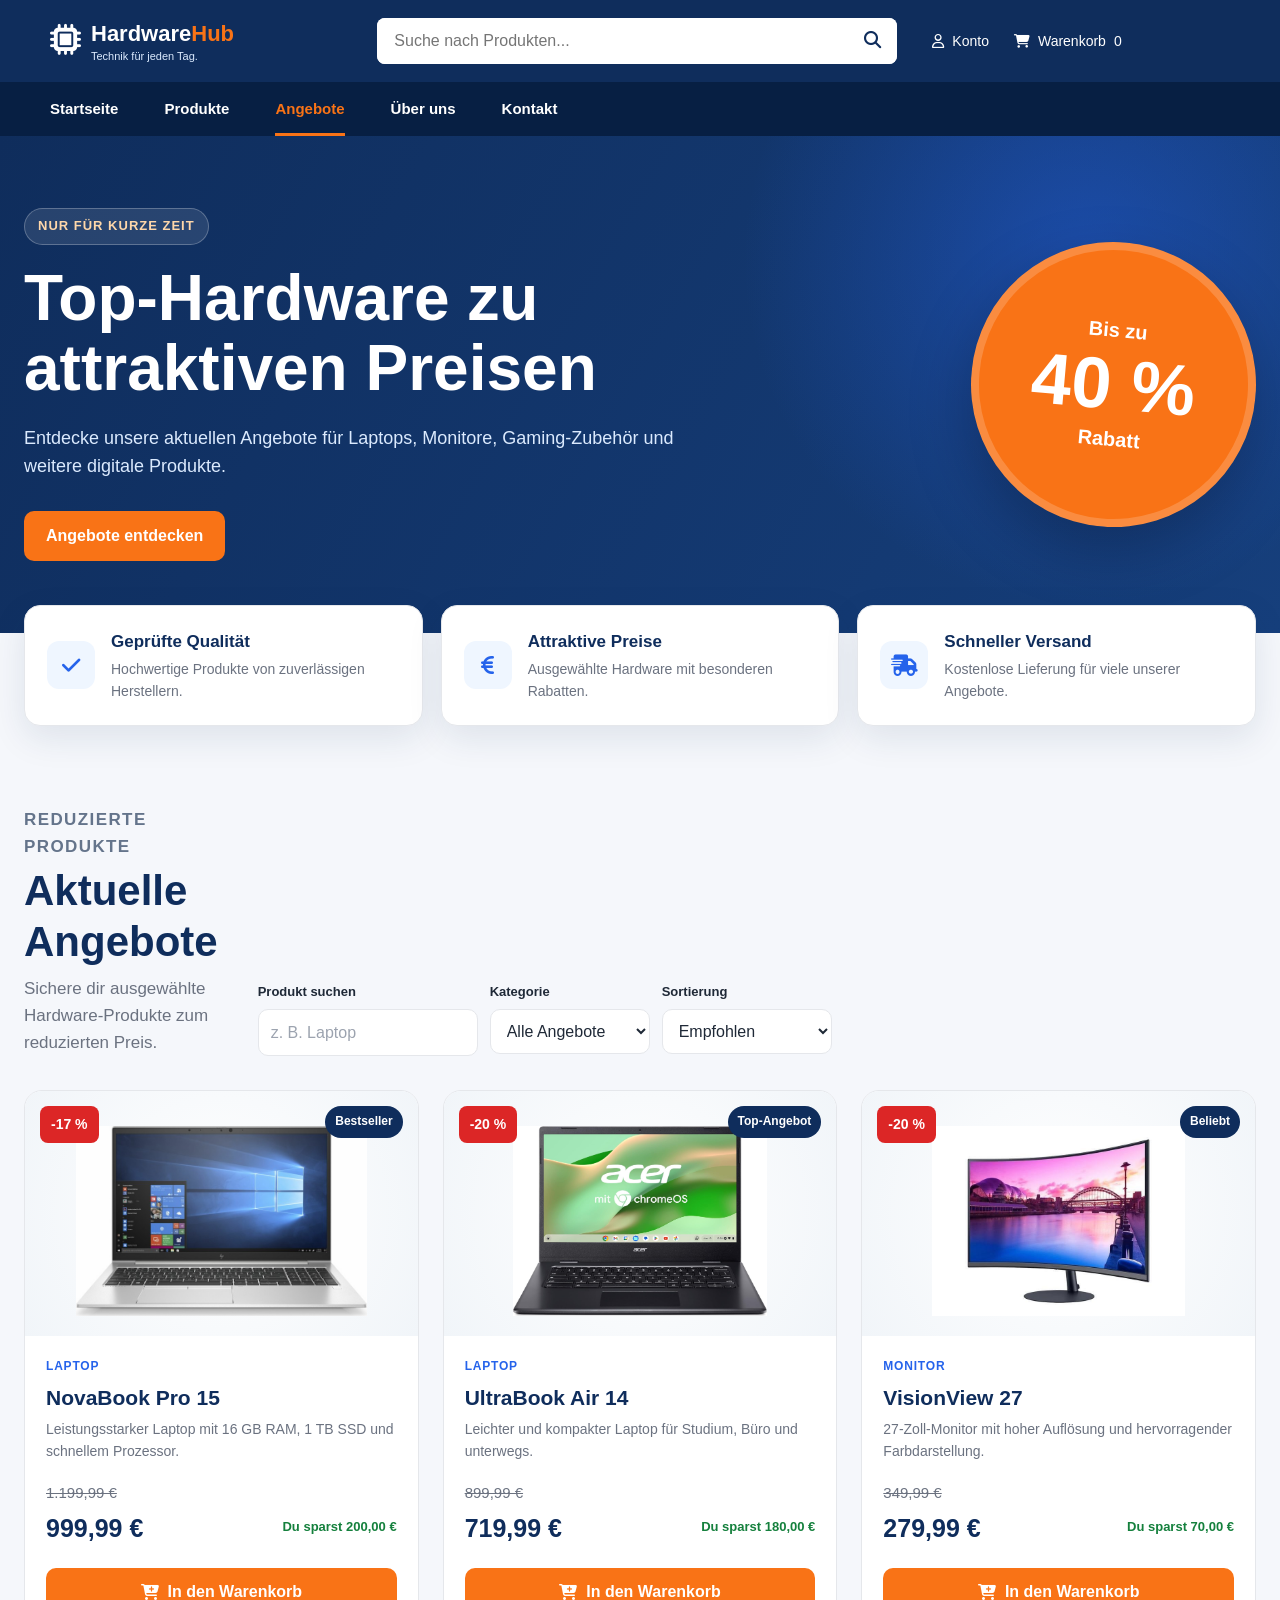
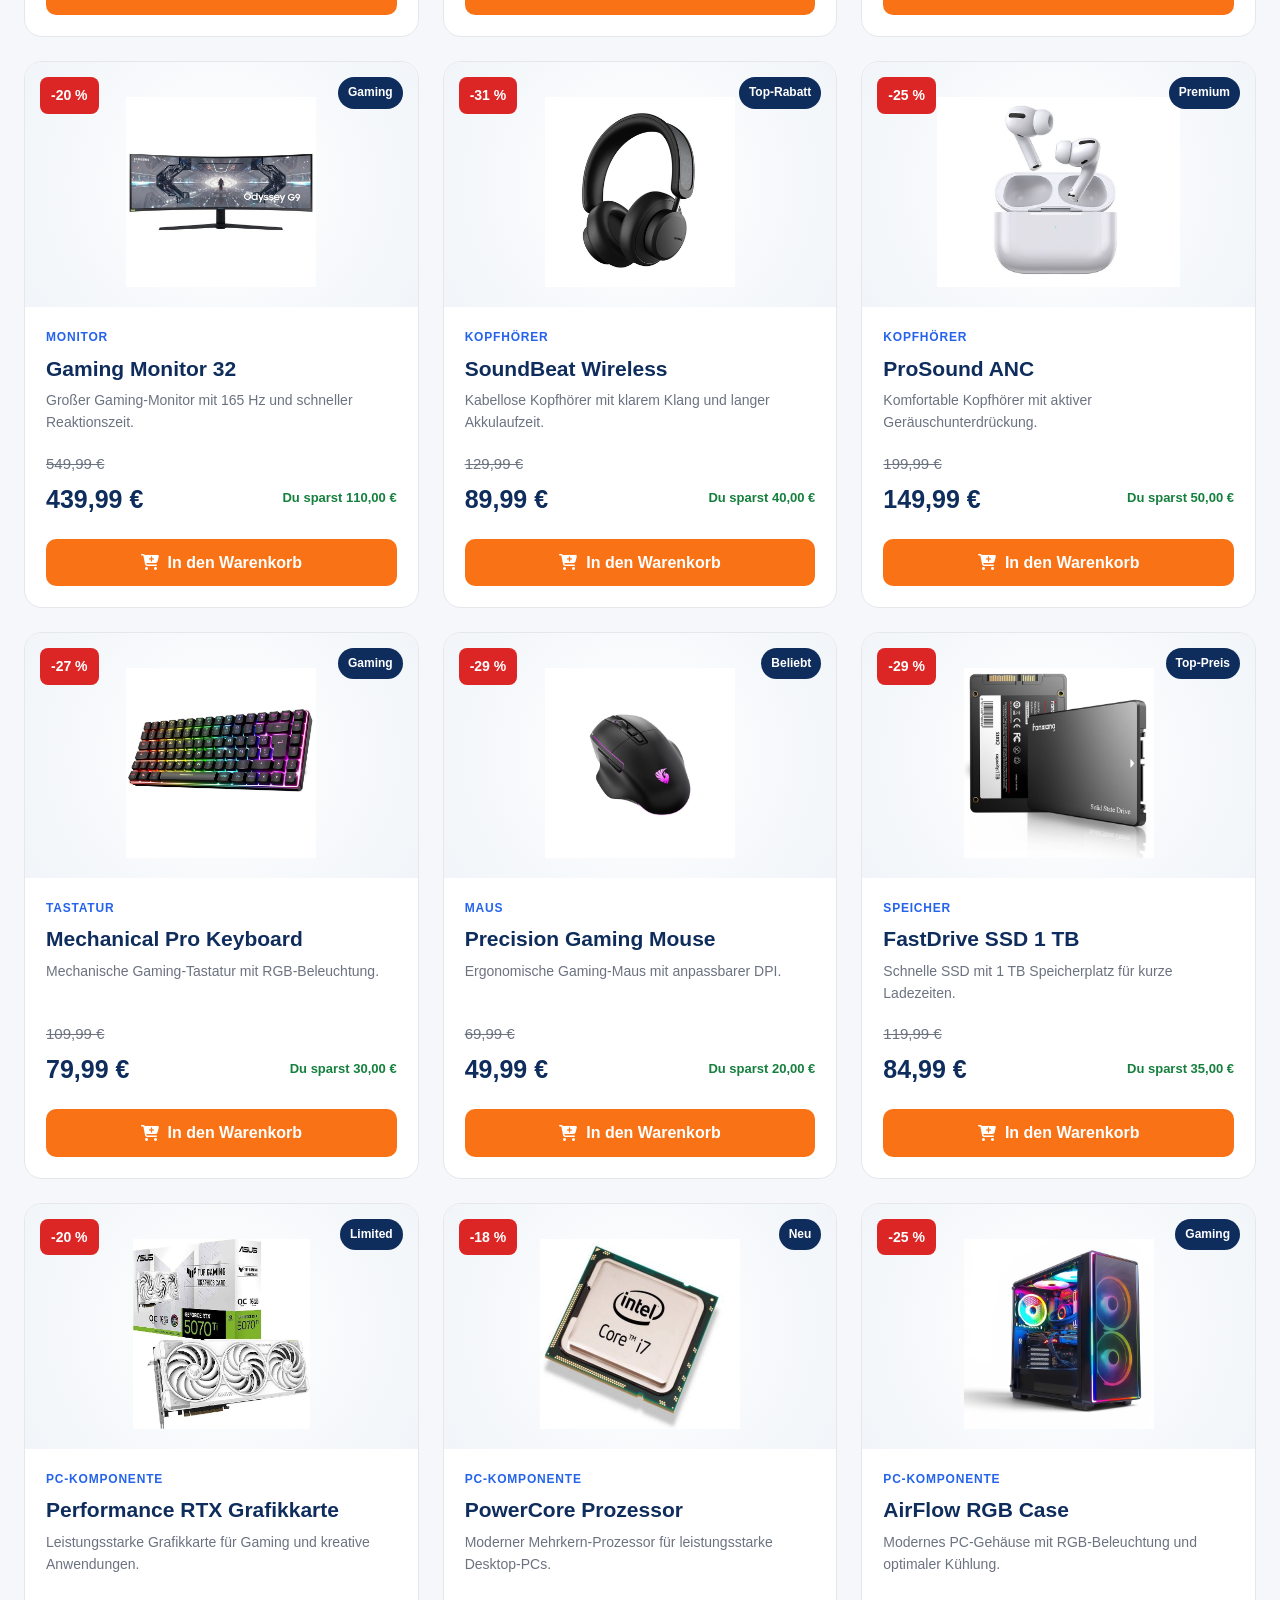
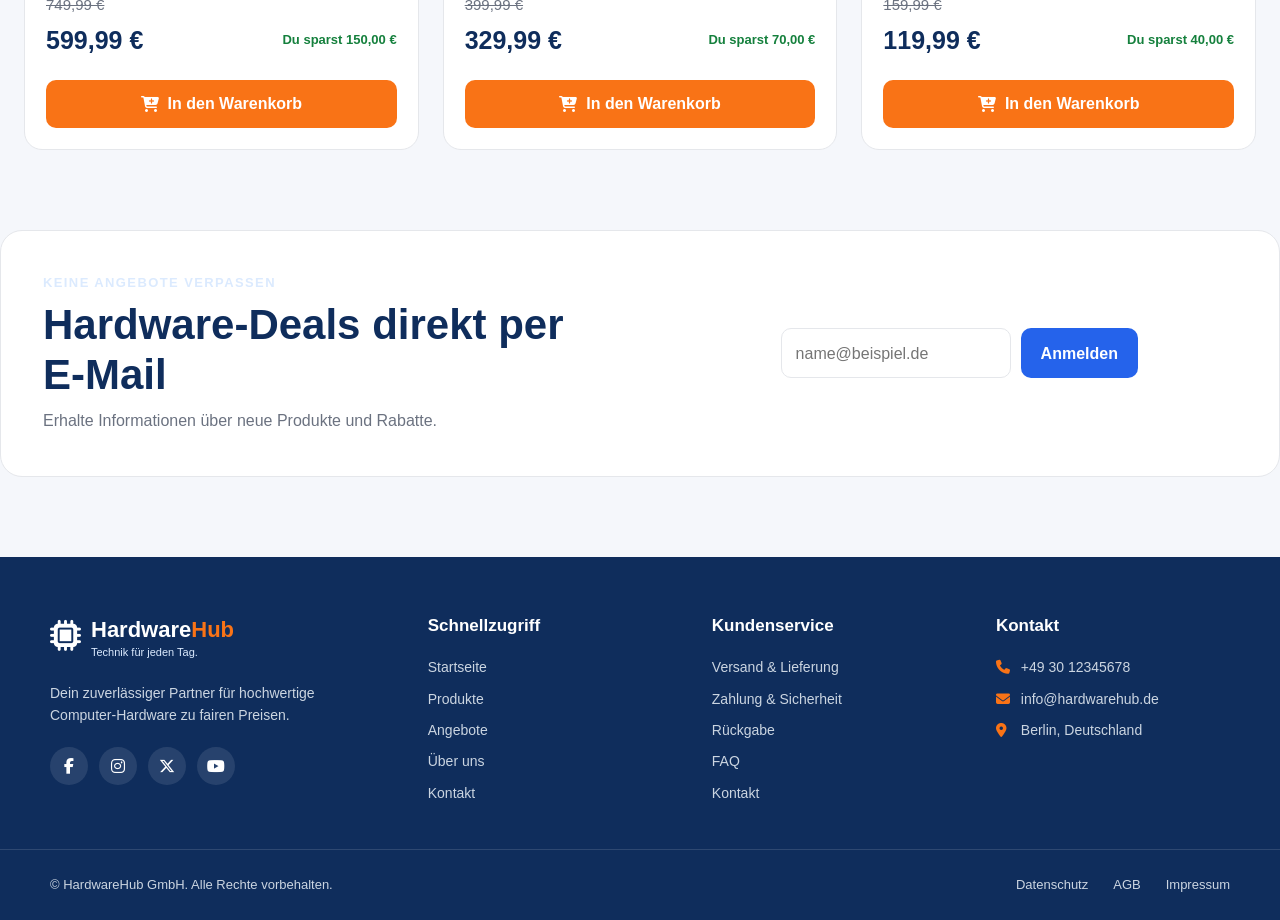
<file: seiten/alle-angebote.html>
<!doctype html>
<html lang="de">
  <head>
    <meta charset="UTF-8" />

    <meta name="viewport" content="width=device-width, initial-scale=1.0" />

    <meta
      name="description"
      content="Entdecke aktuelle Angebote und reduzierte Hardware-Produkte bei HardwareHub."
    />

    <title>Alle Angebote | HardwareHub</title>

    <!-- Font Awesome -->
    <link
      rel="stylesheet"
      href="https://cdnjs.cloudflare.com/ajax/libs/font-awesome/6.7.2/css/all.min.css"
    />

    <!-- CSS -->
    <link rel="stylesheet" href="../css/kontakt.css" />
    <link rel="stylesheet" href="../css/alle-angebote.css" />
    <link rel="icon" type="image/x-icon" href="../bilder/logo.png" />
  </head>

  <body>
    <!-- =========================
         HEADER
    ========================== -->

    <header class="header">
      <div class="header-top container">
        <a
          href="../index.html"
          class="logo"
          aria-label="HardwareHub Startseite"
        >
          <span class="logo-icon">
            <i class="fa-solid fa-microchip"></i>
          </span>

          <span>
            Hardware<span>Hub</span>

            <small> Technik für jeden Tag. </small>
          </span>
        </a>

        <form class="search-form" action="produkte.html" method="get">
          <input
            type="search"
            name="search"
            placeholder="Suche nach Produkten..."
            aria-label="Produkte suchen"
          />

          <button type="submit" aria-label="Suchen">
            <i class="fa-solid fa-magnifying-glass"></i>
          </button>
        </form>

        <div class="header-actions">
          <a href="#" class="header-link">
            <i class="fa-regular fa-user"></i>

            <span>Konto</span>
          </a>

          <a href="warenkorb.html" class="header-link cart-link">
            <i class="fa-solid fa-cart-shopping"></i>

            <span>Warenkorb</span>

            <span id="cart-count"> 0 </span>
          </a>
        </div>
      </div>

      <nav class="navigation">
        <div class="container nav-content">
          <button
            type="button"
            class="menu-button"
            id="menuButton"
            aria-label="Menü öffnen"
            aria-expanded="false"
            aria-controls="navList"
          >
            <i class="fa-solid fa-bars"></i>
          </button>

          <ul class="nav-list" id="navList">
            <li>
              <a href="../index.html"> Startseite </a>
            </li>

            <li>
              <a href="produkte.html"> Produkte </a>
            </li>

            <li>
              <a href="alle-angebote.html" class="active" aria-current="page">
                Angebote
              </a>
            </li>

            <li>
              <a href="ueber-uns.html"> Über uns </a>
            </li>

            <li>
              <a href="kontakt.html"> Kontakt </a>
            </li>
          </ul>
        </div>
      </nav>
    </header>

    <!-- =========================
         MAIN
    ========================== -->

    <main>
      <!-- Hero -->

      <section class="offer-hero">
        <div class="offer-hero-content">
          <div class="offer-hero-text">
            <span class="hero-label"> Nur für kurze Zeit </span>

            <h1>Top-Hardware zu attraktiven Preisen</h1>

            <p>
              Entdecke unsere aktuellen Angebote für Laptops, Monitore,
              Gaming-Zubehör und weitere digitale Produkte.
            </p>

            <a href="#angebote" class="hero-button"> Angebote entdecken </a>
          </div>

          <div class="hero-discount" aria-label="Bis zu 40 Prozent Rabatt">
            <span>Bis zu</span>

            <strong>40 %</strong>

            <span>Rabatt</span>
          </div>
        </div>
      </section>

      <!-- Vorteile -->

      <section class="benefits" aria-label="Vorteile">
        <article class="benefit">
          <span class="benefit-icon">
            <i class="fa-solid fa-check"></i>
          </span>

          <div>
            <h2>Geprüfte Qualität</h2>

            <p>Hochwertige Produkte von zuverlässigen Herstellern.</p>
          </div>
        </article>

        <article class="benefit">
          <span class="benefit-icon">
            <i class="fa-solid fa-euro-sign"></i>
          </span>

          <div>
            <h2>Attraktive Preise</h2>

            <p>Ausgewählte Hardware mit besonderen Rabatten.</p>
          </div>
        </article>

        <article class="benefit">
          <span class="benefit-icon">
            <i class="fa-solid fa-truck-fast"></i>
          </span>

          <div>
            <h2>Schneller Versand</h2>

            <p>Kostenlose Lieferung für viele unserer Angebote.</p>
          </div>
        </article>
      </section>

      <!-- Angebote -->

      <section class="offers-section" id="angebote">
        <div class="section-heading">
          <div>
            <p class="eyebrow">Reduzierte Produkte</p>

            <h2>Aktuelle Angebote</h2>

            <p>
              Sichere dir ausgewählte Hardware-Produkte zum reduzierten Preis.
            </p>
          </div>

          <div class="offer-controls">
            <div class="search-group">
              <label for="offer-search"> Produkt suchen </label>

              <input
                type="search"
                id="offer-search"
                placeholder="z. B. Laptop"
                autocomplete="off"
              />
            </div>

            <div class="filter-group">
              <label for="offer-filter"> Kategorie </label>

              <select id="offer-filter">
                <option value="alle">Alle Angebote</option>

                <option value="laptop">Laptops</option>

                <option value="monitor">Monitore</option>

                <option value="headphone">Kopfhörer</option>

                <option value="keyboard">Tastaturen</option>

                <option value="mouse">Mäuse</option>

                <option value="storage">Speicher</option>

                <option value="component">PC-Komponenten</option>
              </select>
            </div>

            <div class="sort-group">
              <label for="offer-sort"> Sortierung </label>

              <select id="offer-sort">
                <option value="default">Empfohlen</option>

                <option value="discount-desc">Höchster Rabatt</option>

                <option value="price-asc">Preis aufsteigend</option>

                <option value="price-desc">Preis absteigend</option>
              </select>
            </div>
          </div>
        </div>

        <div id="offers-grid" class="offers-grid"></div>

        <div id="no-offers" class="no-offers" hidden>
          <h3>Keine Angebote gefunden</h3>

          <p>Ändere den Suchbegriff oder wähle eine andere Kategorie.</p>
        </div>
      </section>

      <!-- Newsletter -->

      <section class="newsletter">
        <div>
          <p class="eyebrow">Keine Angebote verpassen</p>

          <h2>Hardware-Deals direkt per E-Mail</h2>

          <p>Erhalte Informationen über neue Produkte und Rabatte.</p>
        </div>

        <div class="newsletter-form">
          <label for="newsletter-email"> E-Mail-Adresse </label>

          <div class="newsletter-input-group">
            <input
              type="email"
              id="newsletter-email"
              placeholder="name@beispiel.de"
              autocomplete="email"
            />

            <button type="button" id="newsletter-button">Anmelden</button>
          </div>

          <p id="newsletter-message" aria-live="polite"></p>
        </div>
      </section>
    </main>

    <!-- Notification -->

    <div
      id="notification"
      class="notification"
      role="status"
      aria-live="polite"
    ></div>

    <!-- =========================
         FOOTER
    ========================== -->

    <footer class="footer">
      <div class="container footer-grid">
        <div class="footer-brand">
          <a
            href="../index.html"
            class="logo"
            aria-label="HardwareHub Startseite"
          >
            <span class="logo-icon">
              <i class="fa-solid fa-microchip"></i>
            </span>

            <span>
              Hardware<span>Hub</span>

              <small> Technik für jeden Tag. </small>
            </span>
          </a>

          <p>
            Dein zuverlässiger Partner für hochwertige Computer-Hardware zu
            fairen Preisen.
          </p>

          <div class="social-links">
            <a href="#" aria-label="Facebook">
              <i class="fa-brands fa-facebook-f"></i>
            </a>

            <a href="#" aria-label="Instagram">
              <i class="fa-brands fa-instagram"></i>
            </a>

            <a href="#" aria-label="X">
              <i class="fa-brands fa-x-twitter"></i>
            </a>

            <a href="#" aria-label="YouTube">
              <i class="fa-brands fa-youtube"></i>
            </a>
          </div>
        </div>

        <div class="footer-column">
          <h3>Schnellzugriff</h3>

          <a href="../index.html"> Startseite </a>

          <a href="produkte.html"> Produkte </a>

          <a href="alle-angebote.html"> Angebote </a>

          <a href="ueber-uns.html"> Über uns </a>

          <a href="kontakt.html"> Kontakt </a>
        </div>

        <div class="footer-column">
          <h3>Kundenservice</h3>

          <a href="#"> Versand & Lieferung </a>

          <a href="#"> Zahlung & Sicherheit </a>

          <a href="#"> Rückgabe </a>

          <a href="#"> FAQ </a>

          <a href="kontakt.html"> Kontakt </a>
        </div>

        <div class="footer-column">
          <h3>Kontakt</h3>

          <p>
            <i class="fa-solid fa-phone"></i>

            +49 30 12345678
          </p>

          <p>
            <i class="fa-solid fa-envelope"></i>

            info@hardwarehub.de
          </p>

          <p>
            <i class="fa-solid fa-location-dot"></i>

            Berlin, Deutschland
          </p>
        </div>
      </div>

      <div class="footer-bottom">
        <div class="container footer-bottom-content">
          <p>
            © <span id="currentYear"></span>
            HardwareHub GmbH. Alle Rechte vorbehalten.
          </p>

          <div>
            <a href="#"> Datenschutz </a>

            <a href="#"> AGB </a>

            <a href="#"> Impressum </a>
          </div>
        </div>
      </div>
    </footer>

    <!-- JavaScript -->

    <script src="../js/alle-angebote.js"></script>
  </body>
</html>
</file>
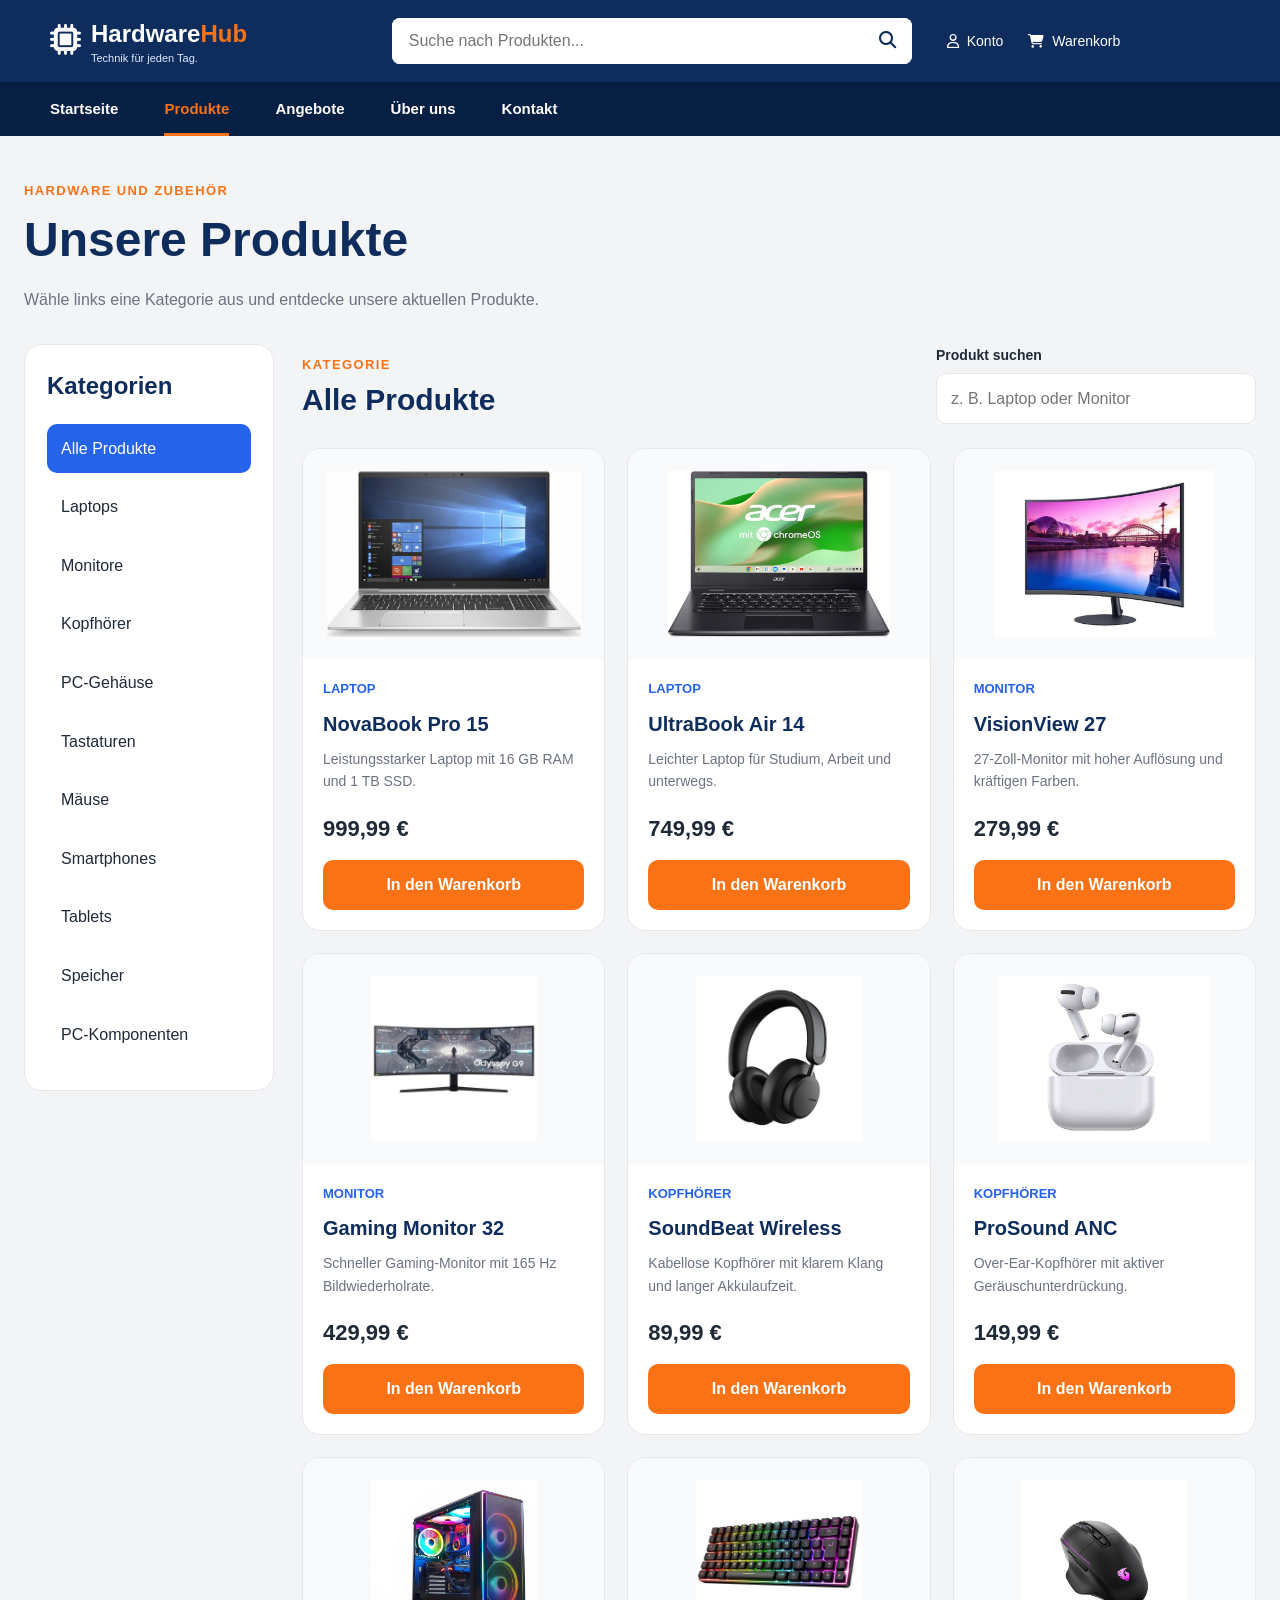
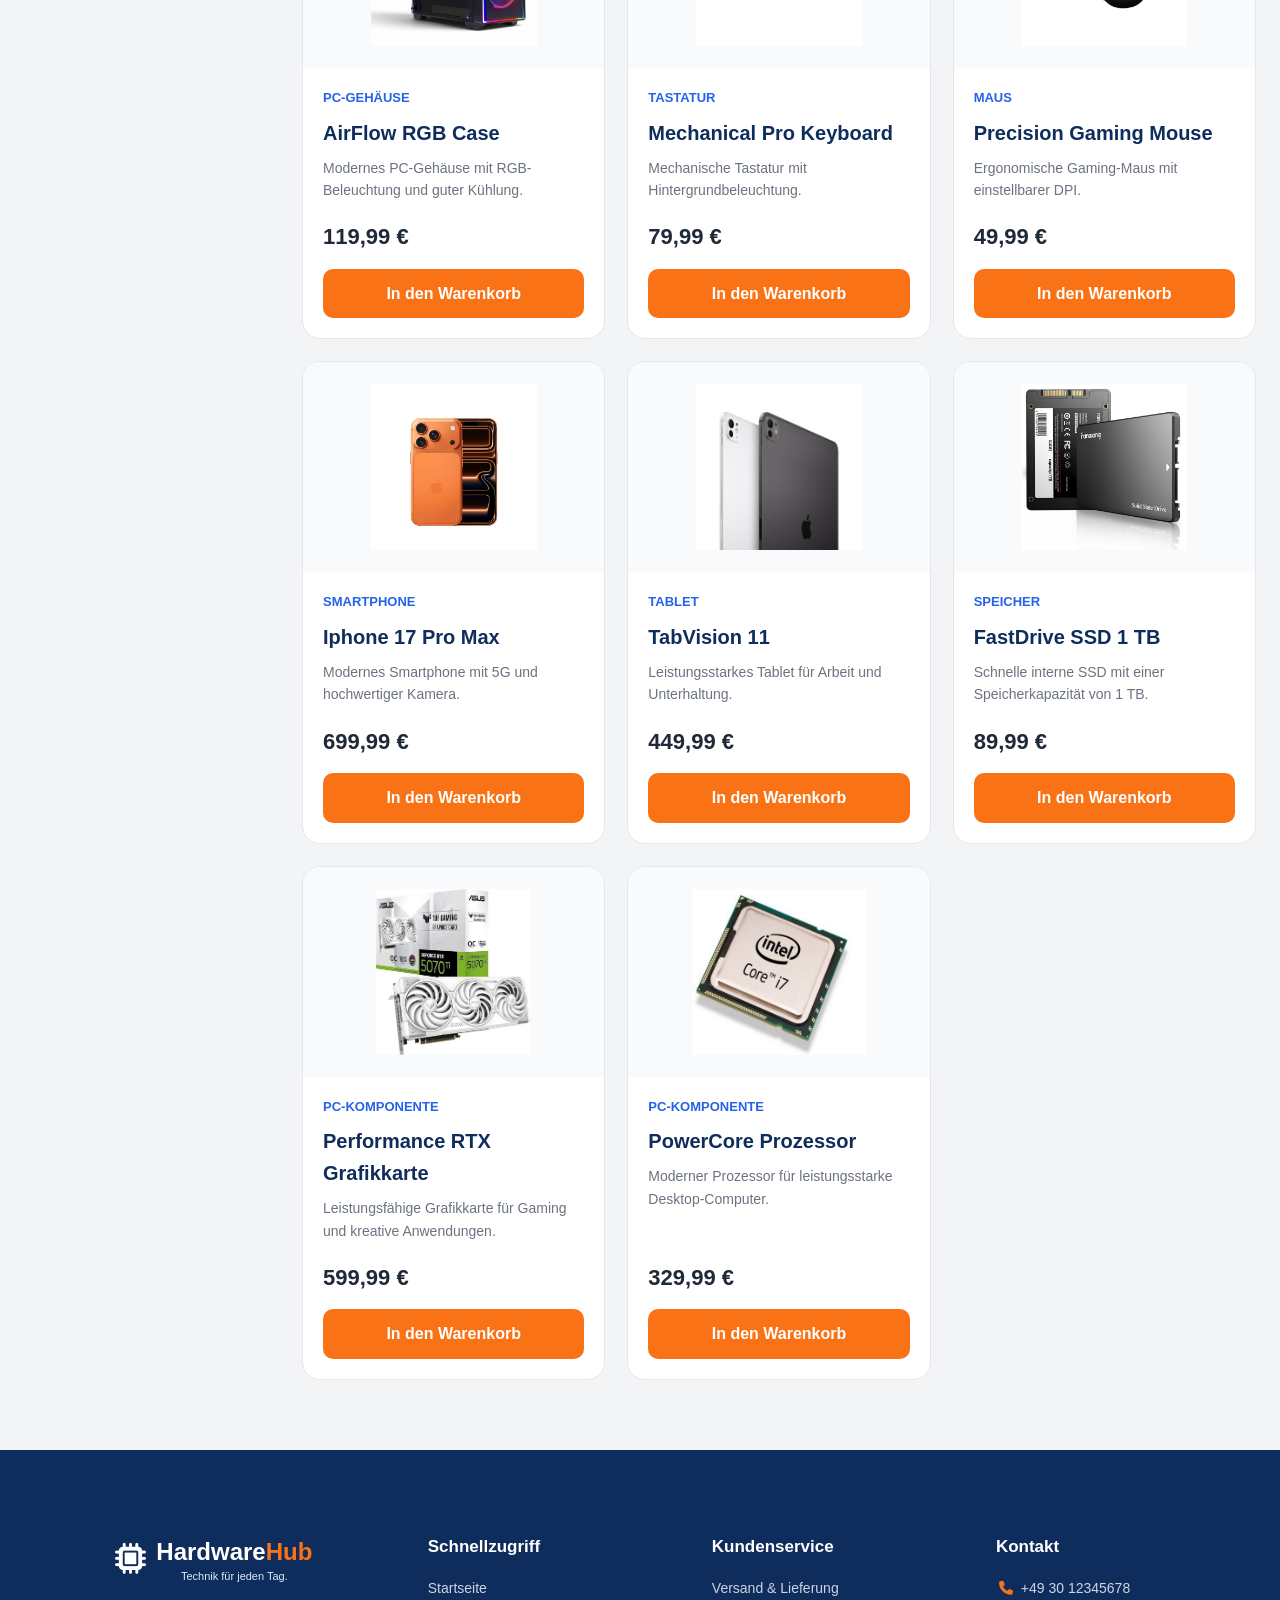
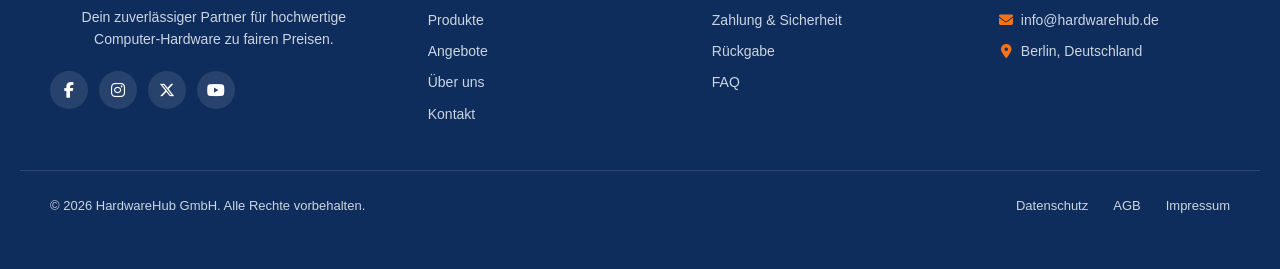
<file: seiten/produkte.html>
<!doctype html>
<html lang="de">
  <head>
    <meta charset="UTF-8" />
    <meta name="viewport" content="width=device-width, initial-scale=1.0" />
    <title>Produkte | HardwareHub</title>

    <link
      rel="stylesheet"
      href="https://cdnjs.cloudflare.com/ajax/libs/font-awesome/6.5.1/css/all.min.css"
    />

    <link rel="stylesheet" href="../css/kontakt.css" />
    <link rel="stylesheet" href="../css/produkte.css" />
    <link rel="icon" type="image/x-icon" href="../bilder/logo.png" />
  </head>

  <body>
    <header class="header">
      <div class="header-top container">
        <a href="../index.html#home-section" class="logo">
          <span class="logo-icon"><i class="fa-solid fa-microchip"></i></span>
          <span
            >Hardware<span>Hub</span><small>Technik für jeden Tag.</small></span
          >
        </a>

        <form class="search-form">
          <input
            type="search"
            placeholder="Suche nach Produkten..."
            aria-label="Produkte suchen"
          />
          <button type="submit" aria-label="Suchen">
            <i class="fa-solid fa-magnifying-glass"></i>
          </button>
        </form>

        <div class="header-actions">
          <a href="#" class="header-link"
            ><i class="fa-regular fa-user"></i><span>Konto</span></a
          >
          <a href="warenkorb.html" class="header-link">
            <i class="fa-solid fa-cart-shopping"></i>
            <span>Warenkorb</span>
          </a>
        </div>
      </div>

      <nav class="navigation">
        <div class="container nav-content">
          <button class="menu-button" id="menuButton" aria-label="Menü öffnen">
            <i class="fa-solid fa-bars"></i>
          </button>
          <ul class="nav-list" id="navList">
            <li><a href="../index.html#home-section">Startseite</a></li>
            <li><a href="#" class="active">Produkte</a></li>
            <li><a href="../index.html#angebote-component">Angebote</a></li>
            <li><a href="../index.html#uber-uns-component">Über uns</a></li>
            <li><a href="../index.html#kontakt-component">Kontakt</a></li>
          </ul>
        </div>
      </nav>
    </header>

    <main class="main-container">
      <section class="page-heading">
        <p class="eyebrow">Hardware und Zubehör</p>
        <h1>Unsere Produkte</h1>
        <p>
          Wähle links eine Kategorie aus und entdecke unsere aktuellen Produkte.
        </p>
      </section>

      <section class="shop-layout">
        <!-- سمت چپ: دسته‌بندی‌ها -->
        <aside class="category-sidebar">
          <h2>Kategorien</h2>
          <button class="category-button active" data-category="alle">
            Alle Produkte
          </button>
          <button class="category-button" data-category="laptop">
            Laptops
          </button>
          <button class="category-button" data-category="monitor">
            Monitore
          </button>
          <button class="category-button" data-category="headphone">
            Kopfhörer
          </button>
          <button class="category-button" data-category="case">
            PC-Gehäuse
          </button>
          <button class="category-button" data-category="keyboard">
            Tastaturen
          </button>
          <button class="category-button" data-category="mouse">Mäuse</button>
          <button class="category-button" data-category="smartphone">
            Smartphones
          </button>
          <button class="category-button" data-category="tablet">
            Tablets
          </button>
          <button class="category-button" data-category="storage">
            Speicher
          </button>
          <button class="category-button" data-category="component">
            PC-Komponenten
          </button>
        </aside>

        <!-- سمت راست: محصولات -->
        <section class="products-section">
          <div class="products-header">
            <div>
              <p class="eyebrow">Kategorie</p>
              <h2 id="category-title">Alle Produkte</h2>
            </div>
            <div class="search-wrapper">
              <label for="product-search">Produkt suchen</label>
              <input
                type="search"
                id="product-search"
                placeholder="z. B. Laptop oder Monitor"
              />
            </div>
          </div>

          <div id="products-grid" class="products-grid"></div>
          <p id="no-products" class="no-products" hidden>
            Keine Produkte gefunden.
          </p>
        </section>
      </section>
    </main>

    <div id="notification" class="notification" aria-live="polite"></div>

    <footer class="footer">
      <div class="container footer-grid">
        <div class="footer-brand">
          <a href="../index.html" class="logo">
            <span class="logo-icon"><i class="fa-solid fa-microchip"></i></span>
            <span
              >Hardware<span>Hub</span
              ><small>Technik für jeden Tag.</small></span
            >
          </a>
          <p>
            Dein zuverlässiger Partner für hochwertige Computer-Hardware zu
            fairen Preisen.
          </p>
          <div class="social-links">
            <a href="#" aria-label="Facebook"
              ><i class="fa-brands fa-facebook-f"></i
            ></a>
            <a href="#" aria-label="Instagram"
              ><i class="fa-brands fa-instagram"></i
            ></a>
            <a href="#" aria-label="X"
              ><i class="fa-brands fa-x-twitter"></i
            ></a>
            <a href="#" aria-label="YouTube"
              ><i class="fa-brands fa-youtube"></i
            ></a>
          </div>
        </div>

        <div class="footer-column">
          <h3>Schnellzugriff</h3>
          <a href="../index.html">Startseite</a>
          <a href="#">Produkte</a>
          <a href="../index.html#angebote-component">Angebote</a>
          <a href="../index.html#uber-uns-component">Über uns</a>
          <a href="../index.html#kontakt-component">Kontakt</a>
        </div>

        <div class="footer-column">
          <h3>Kundenservice</h3>
          <a href="#">Versand & Lieferung</a>
          <a href="#">Zahlung & Sicherheit</a>
          <a href="#">Rückgabe</a>
          <a href="#">FAQ</a>
        </div>

        <div class="footer-column">
          <h3>Kontakt</h3>
          <p><i class="fa-solid fa-phone"></i> +49 30 12345678</p>
          <p><i class="fa-solid fa-envelope"></i> info@hardwarehub.de</p>
          <p><i class="fa-solid fa-location-dot"></i> Berlin, Deutschland</p>
        </div>
      </div>

      <div class="footer-bottom">
        <div class="container footer-bottom-content">
          <p>
            © <span id="currentYear">2026</span> HardwareHub GmbH. Alle Rechte
            vorbehalten.
          </p>
          <div>
            <a href="#">Datenschutz</a>
            <a href="#">AGB</a>
            <a href="#">Impressum</a>
          </div>
        </div>
      </div>
    </footer>

    <script src="../js/produkte.js"></script>
    <script>
      const menuButton = document.getElementById("menuButton");
      const navList = document.getElementById("navList");
      if (menuButton && navList) {
        menuButton.addEventListener("click", () => {
          navList.classList.toggle("open");
        });
      }
    </script>
  </body>
</html>
</file>
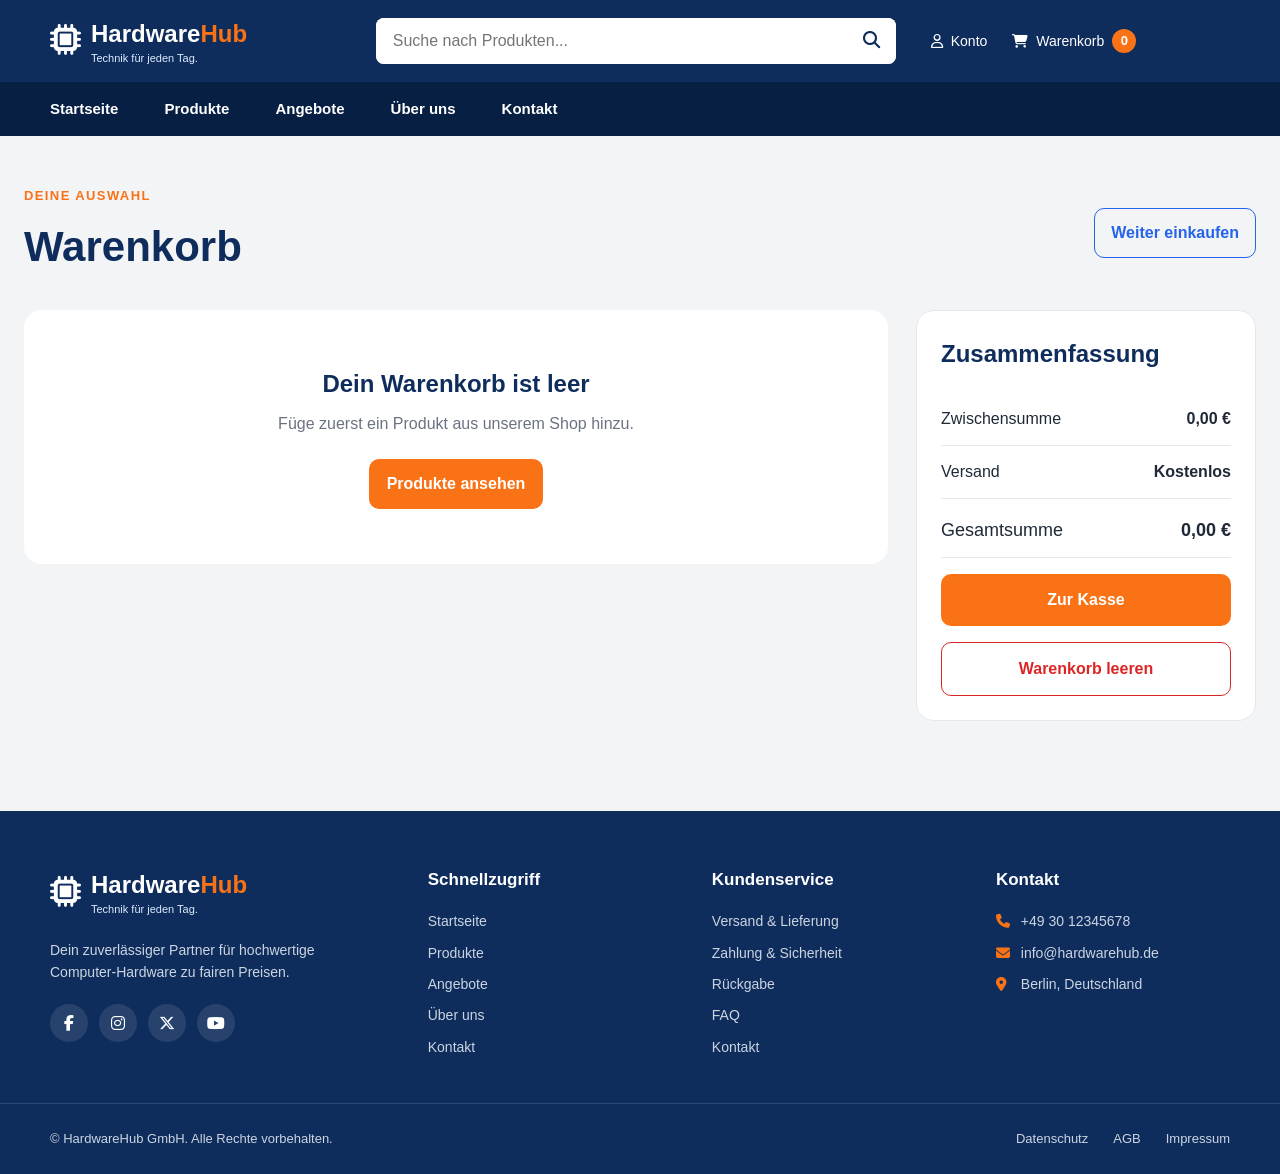
<file: seiten/warenkorb.html>
<!doctype html>
<html lang="de">
  <head>
    <meta charset="UTF-8" />
    <meta name="viewport" content="width=device-width, initial-scale=1.0" />
    <meta name="description" content="Dein Warenkorb bei HardwareHub." />
    <title>Warenkorb | HardwareHub</title>

    <link
      rel="stylesheet"
      href="https://cdnjs.cloudflare.com/ajax/libs/font-awesome/6.7.2/css/all.min.css"
    />

    <link rel="stylesheet" href="../css/kontakt.css" />

    <link rel="stylesheet" href="../css/alle-angebote.css" />

    <link rel="stylesheet" href="../css/warenkorb.css" />
  </head>
  <body>
    <!-- =========================
         HEADER
    ========================== -->
    <header class="header">
      <div class="header-top container">
        <a
          href="../index.html"
          class="logo"
          aria-label="HardwareHub Startseite"
        >
          <span class="logo-icon">
            <i class="fa-solid fa-microchip"></i>
          </span>
          <span>
            Hardware<span>Hub</span>
            <small>Technik für jeden Tag.</small>
          </span>
        </a>

        <form class="search-form" action="produkte.html" method="get">
          <input
            type="search"
            name="search"
            placeholder="Suche nach Produkten..."
            aria-label="Produkte suchen"
          />
          <button type="submit" aria-label="Suchen">
            <i class="fa-solid fa-magnifying-glass"></i>
          </button>
        </form>

        <div class="header-actions">
          <a href="#" class="header-link">
            <i class="fa-regular fa-user"></i>
            <span>Konto</span>
          </a>

          <a
            href="warenkorb.html"
            class="header-link cart-link active"
            aria-current="page"
          >
            <i class="fa-solid fa-cart-shopping"></i>
            <span>Warenkorb</span>
            <span id="cart-count">0</span>
          </a>
        </div>
      </div>

      <nav class="navigation">
        <div class="container nav-content">
          <button
            type="button"
            class="menu-button"
            id="menuButton"
            aria-label="Menü öffnen"
            aria-expanded="false"
            aria-controls="navList"
          >
            <i class="fa-solid fa-bars"></i>
          </button>

          <ul class="nav-list" id="navList">
            <li><a href="../index.html">Startseite</a></li>
            <li><a href="produkte.html">Produkte</a></li>
            <li><a href="alle-angebote.html">Angebote</a></li>
            <li><a href="ueber-uns.html">Über uns</a></li>
            <li><a href="kontakt.html">Kontakt</a></li>
          </ul>
        </div>
      </nav>
    </header>

    <!-- =========================
         MAIN
    ========================== -->
    <main class="cart-container">
      <div class="cart-heading">
        <div>
          <p class="eyebrow">Deine Auswahl</p>
          <h1>Warenkorb</h1>
        </div>
        <a href="produkte.html" class="continue-shopping"> Weiter einkaufen </a>
      </div>

      <section class="cart-layout">
        <div>
          <div id="cart-items" class="cart-items"></div>

          <div id="empty-cart" class="empty-cart" hidden>
            <h2>Dein Warenkorb ist leer</h2>
            <p>Füge zuerst ein Produkt aus unserem Shop hinzu.</p>
            <a href="produkte.html"> Produkte ansehen </a>
          </div>
        </div>

        <aside class="cart-summary">
          <h2>Zusammenfassung</h2>

          <div class="summary-row">
            <span>Zwischensumme</span>
            <strong id="subtotal">0,00 €</strong>
          </div>

          <div class="summary-row">
            <span>Versand</span>
            <strong>Kostenlos</strong>
          </div>

          <div class="summary-row total-row">
            <span>Gesamtsumme</span>
            <strong id="total-price">0,00 €</strong>
          </div>

          <button id="checkout-button" type="button">Zur Kasse</button>
          <button id="clear-cart-button" type="button">Warenkorb leeren</button>
        </aside>
      </section>
    </main>

    <!-- Notification -->
    <div
      id="notification"
      class="notification"
      role="status"
      aria-live="polite"
    ></div>

    <!-- =========================
         FOOTER
    ========================== -->
    <footer class="footer">
      <div class="container footer-grid">
        <div class="footer-brand">
          <a
            href="../index.html"
            class="logo"
            aria-label="HardwareHub Startseite"
          >
            <span class="logo-icon">
              <i class="fa-solid fa-microchip"></i>
            </span>
            <span>
              Hardware<span>Hub</span>
              <small>Technik für jeden Tag.</small>
            </span>
          </a>

          <p>
            Dein zuverlässiger Partner für hochwertige Computer-Hardware zu
            fairen Preisen.
          </p>

          <div class="social-links">
            <a href="#" aria-label="Facebook"
              ><i class="fa-brands fa-facebook-f"></i
            ></a>
            <a href="#" aria-label="Instagram"
              ><i class="fa-brands fa-instagram"></i
            ></a>
            <a href="#" aria-label="X"
              ><i class="fa-brands fa-x-twitter"></i
            ></a>
            <a href="#" aria-label="YouTube"
              ><i class="fa-brands fa-youtube"></i
            ></a>
          </div>
        </div>

        <div class="footer-column">
          <h3>Schnellzugriff</h3>
          <a href="../index.html">Startseite</a>
          <a href="produkte.html">Produkte</a>
          <a href="alle-angebote.html">Angebote</a>
          <a href="ueber-uns.html">Über uns</a>
          <a href="kontakt.html">Kontakt</a>
        </div>

        <div class="footer-column">
          <h3>Kundenservice</h3>
          <a href="#">Versand & Lieferung</a>
          <a href="#">Zahlung & Sicherheit</a>
          <a href="#">Rückgabe</a>
          <a href="#">FAQ</a>
          <a href="kontakt.html">Kontakt</a>
        </div>

        <div class="footer-column">
          <h3>Kontakt</h3>
          <p><i class="fa-solid fa-phone"></i> +49 30 12345678</p>
          <p><i class="fa-solid fa-envelope"></i> info@hardwarehub.de</p>
          <p><i class="fa-solid fa-location-dot"></i> Berlin, Deutschland</p>
        </div>
      </div>

      <div class="footer-bottom">
        <div class="container footer-bottom-content">
          <p>
            © <span id="currentYear"></span> HardwareHub GmbH. Alle Rechte
            vorbehalten.
          </p>
          <div>
            <a href="#">Datenschutz</a>
            <a href="#">AGB</a>
            <a href="#">Impressum</a>
          </div>
        </div>
      </div>
    </footer>

    <!-- JavaScript -->
    <script src="../js/warenkorb.js"></script>
  </body>
</html>
</file>
<file: css/kontakt.css>
/* =========================
   GRUNDEINSTELLUNGEN
========================= */

:root {
    --dark-blue: #0f2d5c;
    --darker-blue: #071f43;
    --blue: #2563eb;
    --light-blue: #eaf2ff;
    --orange: #f97316;
    --orange-hover: #ea580c;
    --white: #ffffff;
    --background: #f8fafc;
    --text: #1f2937;
    --muted-text: #64748b;
    --border: #e5e7eb;
    --success: #15803d;
    --error: #dc2626;
    --shadow: 0 12px 30px rgba(15, 45, 92, 0.1);
}

* {
    box-sizing: border-box;
    margin: 0;
    padding: 0;
}

html {
    scroll-behavior: smooth;
}

body {
    font-family: Arial, Helvetica, sans-serif;
    color: var(--text);
    background-color: var(--background);
    line-height: 1.6;
}

a {
    color: inherit;
    text-decoration: none;
}

button,
input,
select,
textarea {
    font: inherit;
}

button {
    cursor: pointer;
}

img {
    max-width: 100%;
    display: block;
}

.container {
    width: min(1180px, calc(100% - 40px));
    margin: 0 auto;
}


/* =========================
   HEADER
========================= */

.header {
    background-color: var(--dark-blue);
    color: var(--white);
}

.header-top {
    min-height: 82px;
    display: grid;
    grid-template-columns: auto minmax(280px, 520px) auto;
    align-items: center;
    gap: 35px;
}

.logo {
    display: inline-flex;
    align-items: center;
    gap: 10px;
    font-size: 22px;
    font-weight: 800;
    white-space: nowrap;
}

.logo > span:last-child > span {
    color: var(--orange);
}

.logo small {
    display: block;
    font-size: 11px;
    font-weight: 400;
    margin-top: -3px;
    color: #dbeafe;
}

.logo-icon {
    font-size: 31px;
    color: var(--white);
}

.search-form {
    height: 46px;
    display: flex;
    background: var(--white);
    border-radius: 8px;
    overflow: hidden;
}

.search-form input {
    width: 100%;
    padding: 0 17px;
    border: none;
    outline: none;
}

.search-form button {
    width: 55px;
    border: none;
    background: var(--white);
    color: var(--dark-blue);
    font-size: 17px;
}

.header-actions {
    display: flex;
    align-items: center;
    gap: 25px;
}

.header-link {
    display: flex;
    align-items: center;
    gap: 8px;
    font-size: 14px;
    transition: color 0.2s;
}

.header-link:hover {
    color: var(--orange);
}

.navigation {
    background: var(--darker-blue);
}

.nav-content {
    min-height: 52px;
    display: flex;
    align-items: center;
}

.nav-list {
    display: flex;
    align-items: center;
    gap: 46px;
    list-style: none;
}

.nav-list a {
    display: inline-flex;
    align-items: center;
    gap: 7px;
    padding: 15px 0;
    font-weight: 600;
    font-size: 15px;
    position: relative;
}

.nav-list a:hover,
.nav-list a.active {
    color: var(--orange);
}

.nav-list a.active::after {
    content: "";
    position: absolute;
    left: 0;
    right: 0;
    bottom: 0;
    height: 3px;
    background: var(--orange);
}

.new-badge {
    padding: 2px 9px;
    border-radius: 15px;
    background: var(--orange);
    color: var(--white);
    font-size: 11px;
}

.menu-button {
    display: none;
    color: var(--white);
    background: transparent;
    border: none;
    font-size: 23px;
}


/* =========================
   KONTAKT-BEREICH
========================= */

.contact-section {
    padding: 70px 0 55px;
}

.section-heading {
    max-width: 680px;
    margin-bottom: 35px;
}

.section-label {
    display: inline-block;
    margin-bottom: 9px;
    color: var(--blue);
    font-size: 13px;
    font-weight: 800;
    text-transform: uppercase;
    letter-spacing: 1px;
}

.section-heading h1 {
    font-size: clamp(34px, 5vw, 48px);
    line-height: 1.15;
    margin-bottom: 15px;
    color: #0f172a;
}

.section-heading p {
    color: var(--muted-text);
    font-size: 17px;
}

.contact-grid {
    display: grid;
    grid-template-columns: 0.85fr 1.45fr;
    gap: 32px;
    align-items: start;
}

.contact-information {
    display: grid;
    gap: 15px;
}

.contact-card {
    display: flex;
    align-items: flex-start;
    gap: 17px;
    padding: 22px;
    background: var(--white);
    border: 1px solid var(--border);
    border-radius: 13px;
    box-shadow: 0 5px 18px rgba(15, 45, 92, 0.04);
    transition:
        transform 0.2s ease,
        box-shadow 0.2s ease;
}

.contact-card:hover {
    transform: translateY(-3px);
    box-shadow: var(--shadow);
}

.contact-icon {
    width: 52px;
    min-width: 52px;
    height: 52px;
    display: grid;
    place-items: center;
    border-radius: 50%;
    color: var(--blue);
    background: var(--light-blue);
    font-size: 21px;
}

.contact-card h2 {
    font-size: 17px;
    margin-bottom: 3px;
    color: #0f172a;
}

.contact-card a {
    color: var(--blue);
    font-weight: 700;
}

.contact-card a:hover {
    text-decoration: underline;
}

.contact-card p {
    color: var(--muted-text);
    font-size: 14px;
}

.form-card {
    padding: 30px;
    background: var(--white);
    border: 1px solid var(--border);
    border-radius: 14px;
    box-shadow: var(--shadow);
}

.form-heading {
    margin-bottom: 25px;
}

.form-heading h2 {
    margin-bottom: 7px;
    color: #0f172a;
    font-size: 25px;
}

.form-heading p {
    color: var(--muted-text);
}

.form-row {
    display: grid;
    grid-template-columns: repeat(2, 1fr);
    gap: 17px;
}

.form-group {
    margin-bottom: 18px;
}

.form-group label {
    display: block;
    margin-bottom: 7px;
    font-size: 14px;
    font-weight: 700;
    color: #334155;
}

.form-group label span {
    color: var(--error);
}

.form-group input,
.form-group select,
.form-group textarea {
    width: 100%;
    border: 1px solid #cbd5e1;
    border-radius: 8px;
    padding: 13px 14px;
    color: var(--text);
    background: var(--white);
    outline: none;
    transition:
        border-color 0.2s,
        box-shadow 0.2s;
}

.form-group textarea {
    resize: vertical;
    min-height: 145px;
}

.form-group input:focus,
.form-group select:focus,
.form-group textarea:focus {
    border-color: var(--blue);
    box-shadow: 0 0 0 3px rgba(37, 99, 235, 0.12);
}

.form-group input.invalid,
.form-group select.invalid,
.form-group textarea.invalid {
    border-color: var(--error);
}

.error-message {
    min-height: 18px;
    display: block;
    margin-top: 5px;
    color: var(--error);
    font-size: 12px;
}

.textarea-info {
    display: flex;
    justify-content: space-between;
    gap: 10px;
}

#characterCounter {
    margin-top: 5px;
    color: var(--muted-text);
    white-space: nowrap;
}

.privacy-group {
    display: flex;
    align-items: flex-start;
    gap: 10px;
    margin-top: -2px;
}

.privacy-group input {
    margin-top: 5px;
}

.privacy-group label {
    color: var(--muted-text);
    font-size: 13px;
}

.privacy-group a {
    color: var(--blue);
    text-decoration: underline;
}

.privacy-error {
    margin-bottom: 7px;
}

.submit-button {
    width: 100%;
    min-height: 50px;
    display: flex;
    justify-content: center;
    align-items: center;
    gap: 9px;
    border: none;
    border-radius: 8px;
    color: var(--white);
    background: var(--orange);
    font-weight: 800;
    transition:
        background 0.2s,
        transform 0.2s;
}

.submit-button:hover {
    background: var(--orange-hover);
    transform: translateY(-1px);
}

.submit-button:disabled {
    cursor: not-allowed;
    opacity: 0.7;
}

.success-message {
    display: none;
    align-items: center;
    gap: 10px;
    margin-top: 18px;
    padding: 14px;
    border-radius: 8px;
    color: var(--success);
    background: #dcfce7;
    font-weight: 700;
}


/* =========================
   GOOGLE MAP
========================= */

.map-section {
    padding: 20px 0 70px;
}

.map-heading {
    display: flex;
    align-items: end;
    justify-content: space-between;
    gap: 20px;
    margin-bottom: 22px;
}

.map-heading h2 {
    font-size: 31px;
    color: #0f172a;
}

.route-button {
    display: inline-flex;
    align-items: center;
    gap: 8px;
    padding: 11px 17px;
    border-radius: 8px;
    color: var(--white);
    background: var(--blue);
    font-weight: 700;
}

.route-button:hover {
    background: #1d4ed8;
}

.map-wrapper {
    min-height: 450px;
    position: relative;
    overflow: hidden;
    border-radius: 15px;
    border: 1px solid var(--border);
    box-shadow: var(--shadow);
}

.map-wrapper iframe {
    display: block;
}

.map-information {
    position: absolute;
    top: 25px;
    left: 25px;
    width: min(280px, calc(100% - 50px));
    padding: 20px;
    background: rgba(255, 255, 255, 0.96);
    border-radius: 10px;
    box-shadow: 0 10px 25px rgba(15, 45, 92, 0.17);
}

.map-information strong {
    display: block;
    margin-bottom: 8px;
    font-size: 17px;
    color: #0f172a;
}

.map-information p {
    margin-bottom: 10px;
    color: var(--muted-text);
    font-size: 14px;
}

.map-information a {
    color: var(--blue);
    font-size: 14px;
    font-weight: 700;
}


/* =========================
   NEWSLETTER
========================= */

.newsletter {
    padding: 40px 0;
    color: var(--white);
    background: var(--blue);
}

.newsletter-content {
    display: grid;
    grid-template-columns: 1fr 0.9fr;
    align-items: center;
    gap: 40px;
}

.newsletter h2 {
    margin-bottom: 5px;
    font-size: 27px;
}

.newsletter p {
    color: #dbeafe;
}

.newsletter-form {
    display: flex;
    min-height: 50px;
}

.newsletter-form input {
    flex: 1;
    min-width: 0;
    padding: 0 15px;
    border: none;
    border-radius: 8px 0 0 8px;
    outline: none;
}

.newsletter-form button {
    padding: 0 22px;
    border: none;
    border-radius: 0 8px 8px 0;
    color: var(--white);
    background: var(--orange);
    font-weight: 800;
}

.newsletter-form button:hover {
    background: var(--orange-hover);
}


/* =========================
   FOOTER
========================= */

.footer {
    color: var(--white);
    background: var(--dark-blue);
}

.footer-grid {
    display: grid;
    grid-template-columns: 1.4fr repeat(3, 1fr);
    gap: 50px;
    padding-top: 55px;
    padding-bottom: 45px;
}

.footer-brand p {
    max-width: 330px;
    margin: 20px 0;
    color: #cbd5e1;
    font-size: 14px;
}

.social-links {
    display: flex;
    gap: 11px;
}

.social-links a {
    width: 38px;
    height: 38px;
    display: grid;
    place-items: center;
    border-radius: 50%;
    background: rgba(255, 255, 255, 0.1);
    transition:
        background 0.2s,
        transform 0.2s;
}

.social-links a:hover {
    background: var(--orange);
    transform: translateY(-2px);
}

.footer-column {
    display: flex;
    flex-direction: column;
    align-items: flex-start;
    gap: 9px;
}

.footer-column h3 {
    margin-bottom: 8px;
    font-size: 17px;
}

.footer-column a,
.footer-column p {
    color: #cbd5e1;
    font-size: 14px;
}

.footer-column a:hover {
    color: var(--orange);
}

.footer-column p i {
    width: 21px;
    color: var(--orange);
}

.footer-bottom {
    border-top: 1px solid rgba(255, 255, 255, 0.13);
}

.footer-bottom-content {
    min-height: 70px;
    display: flex;
    justify-content: space-between;
    align-items: center;
    gap: 20px;
    color: #cbd5e1;
    font-size: 13px;
}

.footer-bottom-content div {
    display: flex;
    gap: 25px;
}

.footer-bottom a:hover {
    color: var(--orange);
}


/* =========================
   RESPONSIVE
========================= */

@media (max-width: 980px) {
    .header-top {
        grid-template-columns: auto 1fr;
    }

    .search-form {
        grid-column: 1 / -1;
        grid-row: 2;
        margin-bottom: 17px;
    }

    .header-actions {
        justify-content: flex-end;
    }

    .contact-grid {
        grid-template-columns: 1fr;
    }

    .contact-information {
        grid-template-columns: repeat(2, 1fr);
    }

    .footer-grid {
        grid-template-columns: repeat(2, 1fr);
    }
}

@media (max-width: 760px) {
    .container {
        width: min(100% - 28px, 1180px);
    }

    .header-top {
        gap: 15px;
    }

    .header-actions span {
        display: none;
    }

    .menu-button {
        display: block;
        padding: 12px 0;
    }

    .nav-content {
        display: block;
    }

    .nav-list {
        display: none;
        flex-direction: column;
        align-items: flex-start;
        gap: 0;
        padding-bottom: 14px;
    }

    .nav-list.open {
        display: flex;
    }

    .nav-list li,
    .nav-list a {
        width: 100%;
    }

    .nav-list a.active::after {
        display: none;
    }

    .contact-section {
        padding-top: 50px;
    }

    .contact-information {
        grid-template-columns: 1fr;
    }

    .form-row {
        grid-template-columns: 1fr;
        gap: 0;
    }

    .form-card {
        padding: 23px 18px;
    }

    .map-heading {
        align-items: flex-start;
        flex-direction: column;
    }

    .newsletter-content {
        grid-template-columns: 1fr;
        gap: 20px;
    }

    .footer-grid {
        grid-template-columns: 1fr;
        gap: 32px;
    }

    .footer-bottom-content {
        flex-direction: column;
        justify-content: center;
        padding: 18px 0;
        text-align: center;
    }
}

@media (max-width: 520px) {
    .logo {
        font-size: 18px;
    }

    .logo-icon {
        font-size: 25px;
    }

    .header-actions {
        gap: 15px;
    }

    .contact-card {
        padding: 18px;
    }

    .map-wrapper iframe {
        height: 500px;
    }

    .map-information {
        top: 15px;
        left: 15px;
        width: calc(100% - 30px);
    }

    .newsletter-form {
        flex-direction: column;
        gap: 10px;
    }

    .newsletter-form input,
    .newsletter-form button {
        min-height: 48px;
        border-radius: 8px;
    }

    .footer-bottom-content div {
        flex-wrap: wrap;
        justify-content: center;
        gap: 15px;
    }
}
</file>
<file: css/alle-angebote.css>
:root {
    --dark-blue: #0f2d5c;
    --dark-blue-hover: #0b2348;
    --blue: #2563eb;
    --light-blue: #eff6ff;
    --orange: #f97316;
    --orange-hover: #ea580c;
    --white: #ffffff;
    --background: #f5f7fb;
    --border: #e5e7eb;
    --text: #1f2937;
    --muted: #6b7280;
    --green: #15803d;
    --red: #dc2626;
}

/* =========================
   RESET
========================= */

* {
    box-sizing: border-box;
    margin: 0;
    padding: 0;
}

html {
    scroll-behavior: smooth;
}

body {
    min-height: 100vh;
    background-color: var(--background);
    color: var(--text);
    font-family: Arial, Helvetica, sans-serif;
    line-height: 1.6;
}

button,
input,
select {
    font: inherit;
}

button,
select {
    cursor: pointer;
}

a {
    color: inherit;
    text-decoration: none;
}

img {
    display: block;
    max-width: 100%;
}



/* =========================
   HEADER
========================= */

.header {
    background-color: var(--dark-blue);
    color: var(--white);
}

.header-top {
    min-height: 82px;
    display: grid;
    grid-template-columns: auto minmax(280px, 520px) auto;
    align-items: center;
    gap: 35px;
}

.logo {
    display: inline-flex;
    align-items: center;
    gap: 10px;
    font-size: 22px;
    font-weight: 800;
    white-space: nowrap;
}

.logo > span:last-child > span {
    color: var(--orange);
}

.logo small {
    display: block;
    font-size: 11px;
    font-weight: 400;
    margin-top: -3px;
    color: #dbeafe;
}

.logo-icon {
    font-size: 31px;
    color: var(--white);
}

.search-form {
    height: 46px;
    display: flex;
    background: var(--white);
    border-radius: 8px;
    overflow: hidden;
}

.search-form input {
    width: 100%;
    padding: 0 17px;
    border: none;
    outline: none;
}

.search-form button {
    width: 55px;
    border: none;
    background: var(--white);
    color: var(--dark-blue);
    font-size: 17px;
}

.header-actions {
    display: flex;
    align-items: center;
    gap: 25px;
}

.header-link {
    display: flex;
    align-items: center;
    gap: 8px;
    font-size: 14px;
    transition: color 0.2s;
}

.header-link:hover {
    color: var(--orange);
}

.navigation {
    background: var(--darker-blue);
}

.nav-content {
    min-height: 52px;
    display: flex;
    align-items: center;
}

.nav-list {
    display: flex;
    align-items: center;
    gap: 46px;
    list-style: none;
}

.nav-list a {
    display: inline-flex;
    align-items: center;
    gap: 7px;
    padding: 15px 0;
    font-weight: 600;
    font-size: 15px;
    position: relative;
}

.nav-list a:hover,
.nav-list a.active {
    color: var(--orange);
}

.nav-list a.active::after {
    content: "";
    position: absolute;
    left: 0;
    right: 0;
    bottom: 0;
    height: 3px;
    background: var(--orange);
}

.new-badge {
    padding: 2px 9px;
    border-radius: 15px;
    background: var(--orange);
    color: var(--white);
    font-size: 11px;
}

.menu-button {
    display: none;
    color: var(--white);
    background: transparent;
    border: none;
    font-size: 23px;
}
/* =========================
   HERO
========================= */

.offer-hero {
    overflow: hidden;
    padding: 72px 24px;
    background:
        radial-gradient(
            circle at 85% 25%,
            rgb(37 99 235 / 45%),
            transparent 30%
        ),
        linear-gradient(
            120deg,
            var(--dark-blue),
            #163f7c
        );
    color: var(--white);
}

.offer-hero-content {
    max-width: 1300px;
    margin: 0 auto;
    display: grid;
    grid-template-columns: minmax(0, 1fr) 330px;
    align-items: center;
    gap: 60px;
}

.offer-hero-text {
    max-width: 740px;
}

.hero-label {
    display: inline-block;
    margin-bottom: 18px;
    padding: 7px 13px;
    border: 1px solid rgb(255 255 255 / 25%);
    border-radius: 999px;
    background-color: rgb(255 255 255 / 10%);
    color: #fed7aa;
    font-size: 13px;
    font-weight: bold;
    letter-spacing: 1px;
    text-transform: uppercase;
}

.offer-hero h1 {
    max-width: 750px;
    margin-bottom: 20px;
    font-size: clamp(38px, 6vw, 64px);
    line-height: 1.1;
}

.offer-hero p {
    max-width: 650px;
    margin-bottom: 30px;
    color: #dbeafe;
    font-size: 18px;
}

.hero-button {
    display: inline-flex;
    min-height: 48px;
    padding: 12px 22px;
    border-radius: 10px;
    background-color: var(--orange);
    color: var(--white);
    justify-content: center;
    align-items: center;
    font-weight: bold;
    transition:
        background-color 0.2s ease,
        transform 0.2s ease;
}

.hero-button:hover {
    background-color: var(--orange-hover);
    transform: translateY(-2px);
}

.hero-button:focus-visible {
    outline: 3px solid rgb(255 255 255 / 65%);
    outline-offset: 3px;
}

.hero-discount {
    width: 285px;
    height: 285px;
    margin-left: auto;
    border: 8px solid rgb(255 255 255 / 18%);
    border-radius: 50%;
    background-color: var(--orange);
    box-shadow: 0 24px 60px rgb(0 0 0 / 25%);
    display: flex;
    flex-direction: column;
    justify-content: center;
    align-items: center;
    transform: rotate(5deg);
}

.hero-discount span {
    font-size: 20px;
    font-weight: bold;
}

.hero-discount strong {
    margin: -5px 0;
    font-size: 72px;
    line-height: 1.2;
}

/* =========================
   BENEFITS
========================= */

.benefits {
    position: relative;
    z-index: 5;
    max-width: 1300px;
    margin: -28px auto 0;
    padding: 0 24px;
    display: grid;
    grid-template-columns: repeat(3, minmax(0, 1fr));
    gap: 18px;
}

.benefit {
    min-height: 120px;
    padding: 22px;
    border: 1px solid var(--border);
    border-radius: 16px;
    background-color: var(--white);
    box-shadow: 0 12px 35px rgb(15 45 92 / 10%);
    display: flex;
    align-items: center;
    gap: 16px;
}

.benefit-icon {
    flex: 0 0 48px;
    width: 48px;
    height: 48px;
    border-radius: 12px;
    background-color: var(--light-blue);
    color: var(--blue);
    display: inline-flex;
    justify-content: center;
    align-items: center;
    font-size: 21px;
    font-weight: bold;
}

.benefit h2 {
    margin-bottom: 3px;
    color: var(--dark-blue);
    font-size: 17px;
}

.benefit p {
    color: var(--muted);
    font-size: 14px;
}

/* =========================
   OFFERS SECTION
========================= */

.offers-section {
    max-width: 1400px;
    margin: 0 auto;
    padding: 80px 24px;
    scroll-margin-top: 100px;
}

.section-heading {
    margin-bottom: 34px;
    display: flex;
    justify-content: space-between;
    align-items: flex-end;
    gap: 40px;
}

.section-heading > div:first-child {
    max-width: 540px;
}

.eyebrow {
    margin-bottom: 6px;
    color: var(--orange);
    font-size: 13px;
    font-weight: bold;
    letter-spacing: 1.4px;
    text-transform: uppercase;
}

.section-heading h2,
.newsletter h2 {
    margin-bottom: 8px;
    color: var(--dark-blue);
    font-size: clamp(30px, 4vw, 42px);
    line-height: 1.2;
}

.section-heading > div:first-child > p:last-child,
.newsletter > div:first-child > p:last-child {
    color: var(--muted);
}

/* =========================
   FILTER UND SUCHE
========================= */

.offer-controls {
    width: min(100%, 650px);
    display: grid;
    grid-template-columns:
        minmax(220px, 1.3fr)
        minmax(160px, 1fr)
        minmax(170px, 1fr);
    gap: 12px;
}

.search-group,
.filter-group,
.sort-group {
    min-width: 0;
}

.offer-controls label {
    display: block;
    margin-bottom: 6px;
    font-size: 13px;
    font-weight: bold;
}

.offer-controls input,
.offer-controls select {
    width: 100%;
    min-height: 45px;
    padding: 10px 12px;
    border: 1px solid var(--border);
    border-radius: 10px;
    outline: none;
    background-color: var(--white);
    color: var(--text);
    transition:
        border-color 0.2s ease,
        box-shadow 0.2s ease;
}

.offer-controls input::placeholder {
    color: #9ca3af;
}

.offer-controls input:focus,
.offer-controls select:focus {
    border-color: var(--blue);
    box-shadow: 0 0 0 3px rgb(37 99 235 / 14%);
}

/* =========================
   PRODUCT CARDS
========================= */

.offers-grid {
    display: grid;
    grid-template-columns: repeat(3, minmax(0, 1fr));
    gap: 24px;
}

.offers-grid[hidden] {
    display: none;
}

.offer-card {
    position: relative;
    overflow: hidden;
    border: 1px solid var(--border);
    border-radius: 18px;
    background-color: var(--white);
    display: flex;
    flex-direction: column;
    transition:
        transform 0.25s ease,
        box-shadow 0.25s ease;
}

.offer-card:hover {
    transform: translateY(-6px);
    box-shadow: 0 20px 45px rgb(15 45 92 / 13%);
}

.discount-badge {
    position: absolute;
    top: 15px;
    left: 15px;
    z-index: 2;
    padding: 7px 11px;
    border-radius: 8px;
    background-color: var(--red);
    color: var(--white);
    font-size: 14px;
    font-weight: bold;
}

.product-badge {
    position: absolute;
    top: 15px;
    right: 15px;
    z-index: 2;
    padding: 6px 10px;
    border-radius: 999px;
    background-color: var(--dark-blue);
    color: var(--white);
    font-size: 12px;
    font-weight: bold;
}

.offer-image-wrapper {
    height: 245px;
    padding: 35px 25px 20px;
    background:
        radial-gradient(
            circle at center,
            #ffffff,
            #f1f5f9
        );
    display: flex;
    justify-content: center;
    align-items: center;
}

.offer-image {
    width: 100%;
    height: 100%;
    object-fit: contain;
    transition: transform 0.3s ease;
}

.offer-card:hover .offer-image {
    transform: scale(1.04);
}

.offer-content {
    padding: 21px;
    display: flex;
    flex: 1;
    flex-direction: column;
}

.offer-category {
    color: var(--blue);
    font-size: 12px;
    font-weight: bold;
    letter-spacing: 0.8px;
    text-transform: uppercase;
}

.offer-title {
    margin: 7px 0;
    color: var(--dark-blue);
    font-size: 21px;
    line-height: 1.3;
}

.offer-description {
    margin-bottom: 18px;
    color: var(--muted);
    font-size: 14px;
}

.offer-price-area {
    margin-top: auto;
}

.old-price {
    color: var(--muted);
    font-size: 15px;
    text-decoration: line-through;
}

.new-price-row {
    margin: 3px 0 4px;
    display: flex;
    justify-content: space-between;
    align-items: center;
    gap: 12px;
}

.new-price {
    color: var(--dark-blue);
    font-size: 25px;
    font-weight: bold;
}

.saving {
    color: var(--green);
    font-size: 13px;
    font-weight: bold;
    text-align: right;
}

.add-to-cart-button {
    width: 100%;
    min-height: 46px;
    margin-top: 16px;
    padding: 11px 16px;
    border: none;
    border-radius: 10px;
    background-color: var(--orange);
    color: var(--white);
    display: inline-flex;
    justify-content: center;
    align-items: center;
    gap: 9px;
    font-weight: bold;
    transition:
        background-color 0.2s ease,
        transform 0.2s ease;
}

.add-to-cart-button:hover {
    background-color: var(--orange-hover);
    transform: translateY(-2px);
}

.add-to-cart-button:focus-visible {
    outline: 3px solid rgb(249 115 22 / 30%);
    outline-offset: 3px;
}

/* =========================
   NO OFFERS
========================= */

.no-offers {
    padding: 55px 24px;
    border: 1px solid var(--border);
    border-radius: 16px;
    background-color: var(--white);
    text-align: center;
}

.no-offers[hidden] {
    display: none;
}

.no-offers h3 {
    margin-bottom: 6px;
    color: var(--dark-blue);
}

.no-offers p {
    color: var(--muted);
}

/* =========================
   NEWSLETTER
========================= */

.newsletter {
    max-width: 1300px;
    margin: 0 auto 80px;
    padding: 42px;
    border: 1px solid var(--border);
    border-radius: 22px;
    background-color: var(--white);
    display: grid;
    grid-template-columns: 1fr 1fr;
    align-items: center;
    gap: 50px;
}

.newsletter-form label {
    display: block;
    margin-bottom: 7px;
    font-weight: bold;
}

.newsletter-input-group {
    display: grid;
    grid-template-columns: minmax(0, 1fr) auto;
    gap: 10px;
}

.newsletter-input-group input {
    min-width: 0;
    min-height: 48px;
    padding: 11px 14px;
    border: 1px solid var(--border);
    border-radius: 10px;
    outline: none;
    transition:
        border-color 0.2s ease,
        box-shadow 0.2s ease;
}

.newsletter-input-group input:focus {
    border-color: var(--blue);
    box-shadow: 0 0 0 3px rgb(37 99 235 / 14%);
}

.newsletter-input-group button {
    min-height: 48px;
    padding: 11px 20px;
    border: none;
    border-radius: 10px;
    background-color: var(--blue);
    color: var(--white);
    font-weight: bold;
    transition:
        background-color 0.2s ease,
        transform 0.2s ease;
}

.newsletter-input-group button:hover {
    background-color: #1d4ed8;
    transform: translateY(-1px);
}

#newsletter-message {
    min-height: 24px;
    margin-top: 7px;
    font-size: 14px;
}

/* =========================
   NOTIFICATION
========================= */

.notification {
    position: fixed;
    right: 24px;
    bottom: 24px;
    z-index: 200;
    max-width: min(360px, calc(100vw - 48px));
    padding: 14px 18px;
    border-radius: 11px;
    background-color: var(--dark-blue);
    color: var(--white);
    box-shadow: 0 14px 35px rgb(0 0 0 / 22%);
    opacity: 0;
    pointer-events: none;
    transform: translateY(20px);
    transition:
        opacity 0.25s ease,
        transform 0.25s ease;
}

.notification.show {
    opacity: 1;
    transform: translateY(0);
}


/* =========================
   FOOTER
========================= */

.footer {
    color: var(--white);
    background: var(--dark-blue);
}

.footer-grid {
    display: grid;
    grid-template-columns: 1.4fr repeat(3, 1fr);
    gap: 50px;
    padding-top: 55px;
    padding-bottom: 45px;
}

.footer-brand p {
    max-width: 330px;
    margin: 20px 0;
    color: #cbd5e1;
    font-size: 14px;
}

.social-links {
    display: flex;
    gap: 11px;
}

.social-links a {
    width: 38px;
    height: 38px;
    display: grid;
    place-items: center;
    border-radius: 50%;
    background: rgba(255, 255, 255, 0.1);
    transition:
        background 0.2s,
        transform 0.2s;
}

.social-links a:hover {
    background: var(--orange);
    transform: translateY(-2px);
}

.footer-column {
    display: flex;
    flex-direction: column;
    align-items: flex-start;
    gap: 9px;
}

.footer-column h3 {
    margin-bottom: 8px;
    font-size: 17px;
}

.footer-column a,
.footer-column p {
    color: #cbd5e1;
    font-size: 14px;
}

.footer-column a:hover {
    color: var(--orange);
}

.footer-column p i {
    width: 21px;
    color: var(--orange);
}

.footer-bottom {
    border-top: 1px solid rgba(255, 255, 255, 0.13);
}

.footer-bottom-content {
    min-height: 70px;
    display: flex;
    justify-content: space-between;
    align-items: center;
    gap: 20px;
    color: #cbd5e1;
    font-size: 13px;
}

.footer-bottom-content div {
    display: flex;
    gap: 25px;
}

.footer-bottom a:hover {
    color: var(--orange);
}


/* =========================
   RESPONSIVE
========================= */

@media (max-width: 980px) {
    .header-top {
        grid-template-columns: auto 1fr;
    }

    .search-form {
        grid-column: 1 / -1;
        grid-row: 2;
        margin-bottom: 17px;
    }

    .header-actions {
        justify-content: flex-end;
    }

    .contact-grid {
        grid-template-columns: 1fr;
    }

    .contact-information {
        grid-template-columns: repeat(2, 1fr);
    }

    .footer-grid {
        grid-template-columns: repeat(2, 1fr);
    }
}

@media (max-width: 760px) {
    .container {
        width: min(100% - 28px, 1180px);
    }

    .header-top {
        gap: 15px;
    }

    .header-actions span {
        display: none;
    }

    .menu-button {
        display: block;
        padding: 12px 0;
    }

    .nav-content {
        display: block;
    }

    .nav-list {
        display: none;
        flex-direction: column;
        align-items: flex-start;
        gap: 0;
        padding-bottom: 14px;
    }

    .nav-list.open {
        display: flex;
    }

    .nav-list li,
    .nav-list a {
        width: 100%;
    }

    .nav-list a.active::after {
        display: none;
    }

    .contact-section {
        padding-top: 50px;
    }

    .contact-information {
        grid-template-columns: 1fr;
    }

    .form-row {
        grid-template-columns: 1fr;
        gap: 0;
    }

    .form-card {
        padding: 23px 18px;
    }

    .map-heading {
        align-items: flex-start;
        flex-direction: column;
    }

    .newsletter-content {
        grid-template-columns: 1fr;
        gap: 20px;
    }

    .footer-grid {
        grid-template-columns: 1fr;
        gap: 32px;
    }

    .footer-bottom-content {
        flex-direction: column;
        justify-content: center;
        padding: 18px 0;
        text-align: center;
    }
}

@media (max-width: 520px) {
    .logo {
        font-size: 18px;
    }

    .logo-icon {
        font-size: 25px;
    }

    .header-actions {
        gap: 15px;
    }

    .contact-card {
        padding: 18px;
    }

    .map-wrapper iframe {
        height: 500px;
    }

    .map-information {
        top: 15px;
        left: 15px;
        width: calc(100% - 30px);
    }

    .newsletter-form {
        flex-direction: column;
        gap: 10px;
    }

    .newsletter-form input,
    .newsletter-form button {
        min-height: 48px;
        border-radius: 8px;
    }

    .footer-bottom-content div {
        flex-wrap: wrap;
        justify-content: center;
        gap: 15px;
    }
}

/* =========================
   ACCESSIBILITY
========================= */

a:focus-visible,
button:focus-visible,
input:focus-visible,
select:focus-visible {
    outline: 3px solid rgb(249 115 22 / 45%);
    outline-offset: 3px;
}

/* =========================
   RESPONSIVE: TABLET
========================= */

@media (max-width: 1100px) {
    .section-heading {
        align-items: flex-start;
        flex-direction: column;
    }

    .offer-controls {
        width: 100%;
        max-width: none;
    }

    .offers-grid {
        grid-template-columns: repeat(2, minmax(0, 1fr));
    }
}

/* =========================
   RESPONSIVE: MOBILE MENU
========================= */

@media (max-width: 850px) {
    .header-container {
        min-height: 72px;
    }

    .menu-button {
        display: inline-flex;
        justify-content: center;
        align-items: center;
    }

    .navigation {
        position: absolute;
        top: 100%;
        right: 0;
        left: 0;
        padding: 18px 24px 22px;
        border-top: 1px solid rgb(255 255 255 / 15%);
        background-color: var(--dark-blue);
        box-shadow: 0 16px 25px rgb(0 0 0 / 16%);
        display: none;
        align-items: stretch;
        flex-direction: column;
        gap: 4px;
    }

    .navigation.open {
        display: flex;
    }

    .navigation a {
        width: 100%;
        min-height: 46px;
        padding: 10px 4px;
    }

    .navigation a::after {
        display: none;
    }

    .cart-link {
        justify-content: flex-start;
    }

    .offer-hero-content {
        grid-template-columns: 1fr;
        gap: 40px;
    }

    .hero-discount {
        width: 220px;
        height: 220px;
        margin: 0;
    }

    .hero-discount strong {
        font-size: 55px;
    }

    .benefits {
        grid-template-columns: 1fr;
    }

    .newsletter {
        margin-right: 24px;
        margin-left: 24px;
        grid-template-columns: 1fr;
        gap: 28px;
    }
}

/* =========================
   RESPONSIVE: SMALL MOBILE
========================= */

@media (max-width: 650px) {
    .header-container {
        padding-right: 18px;
        padding-left: 18px;
    }

    .logo {
        font-size: 21px;
    }

    .offer-hero {
        padding: 55px 20px 75px;
    }

    .offer-hero h1 {
        font-size: clamp(36px, 11vw, 48px);
    }

    .offer-hero p {
        font-size: 16px;
    }

    .hero-discount {
        width: 190px;
        height: 190px;
        border-width: 6px;
    }

    .hero-discount span {
        font-size: 17px;
    }

    .hero-discount strong {
        font-size: 47px;
    }

    .benefits {
        padding-right: 20px;
        padding-left: 20px;
    }

    .offers-section {
        padding: 65px 20px;
    }

    .offer-controls {
        grid-template-columns: 1fr;
    }

    .offers-grid {
        grid-template-columns: 1fr;
    }

    .offer-image-wrapper {
        height: 220px;
    }

    .new-price-row {
        align-items: flex-start;
        flex-direction: column;
        gap: 3px;
    }

    .saving {
        text-align: left;
    }

    .newsletter {
        margin-right: 20px;
        margin-bottom: 60px;
        margin-left: 20px;
        padding: 28px 20px;
    }

    .newsletter-input-group {
        grid-template-columns: 1fr;
    }

    .notification {
        right: 20px;
        bottom: 20px;
        left: 20px;
        max-width: none;
    }

    .footer {
        padding-right: 20px;
        padding-left: 20px;
    }

    .footer-content {
        grid-template-columns: 1fr;
        gap: 28px;
    }
}

/* =========================
   REDUCED MOTION
========================= */

@media (prefers-reduced-motion: reduce) {
    html {
        scroll-behavior: auto;
    }

    *,
    *::before,
    *::after {
        scroll-behavior: auto !important;
        transition-duration: 0.01ms !important;
        animation-duration: 0.01ms !important;
        animation-iteration-count: 1 !important;
    }
}
</file>
<file: css/produkte.css>
:root {
    --dark-blue: #0f2d5c;
    --blue: #2563eb;
    --orange: #f97316;
    --white: #ffffff;
    --light-gray: #f3f4f6;
    --border: #e5e7eb;
    --text: #1f2937;
    --muted: #6b7280;
    --danger: #dc2626;
}

* {
    box-sizing: border-box;
    margin: 0;
    padding: 0;
}

body {
    font-family: Arial, Helvetica, sans-serif;
    background-color: var(--light-gray);
    color: var(--text);
    line-height: 1.6;
}

button,
input {
    font: inherit;
}

a {
    color: inherit;
    text-decoration: none;
}

/* Header */

.header {
    background-color: var(--dark-blue);
    color: var(--white);
    position: sticky;
    top: 0;
    z-index: 100;
}

.header-container {
    max-width: 1400px;
    margin: 0 auto;
    padding: 18px 24px;
    display: flex;
    justify-content: space-between;
    align-items: center;
    gap: 30px;
}

.logo {
    font-size: 24px;
    font-weight: bold;
}

.navigation {
    display: flex;
    align-items: center;
    flex-wrap: wrap;
    gap: 22px;
}

.navigation a {
    transition: color 0.2s ease;
}

.navigation a:hover,
.navigation a.active {
    color: var(--orange);
}

.cart-link {
    display: flex;
    align-items: center;
    gap: 8px;
}

#cart-count {
    min-width: 24px;
    height: 24px;
    padding: 0 7px;
    display: inline-flex;
    align-items: center;
    justify-content: center;
    background-color: var(--orange);
    color: var(--white);
    border-radius: 999px;
    font-size: 13px;
    font-weight: bold;
}

/* Page */

.main-container {
    max-width: 1400px;
    min-height: 80vh;
    margin: 0 auto;
    padding: 45px 24px 70px;
}

.page-heading {
    margin-bottom: 32px;
}

.page-heading h1 {
    color: var(--dark-blue);
    font-size: clamp(32px, 5vw, 48px);
    margin-bottom: 8px;
}

.page-heading p:last-child {
    color: var(--muted);
}

.eyebrow {
    color: var(--orange);
    font-size: 13px;
    font-weight: bold;
    letter-spacing: 1.4px;
    text-transform: uppercase;
}

.shop-layout {
    display: grid;
    grid-template-columns: 250px minmax(0, 1fr);
    gap: 28px;
    align-items: start;
}

/* Sidebar */

.category-sidebar {
    background-color: var(--white);
    padding: 22px;
    border: 1px solid var(--border);
    border-radius: 18px;
    position: sticky;
    top: 95px;
}

.category-sidebar h2 {
    color: var(--dark-blue);
    margin-bottom: 18px;
}

.category-button {
    width: 100%;
    margin-bottom: 9px;
    padding: 12px 14px;
    border: none;
    border-radius: 10px;
    background-color: transparent;
    color: var(--text);
    text-align: left;
    cursor: pointer;
    transition:
        background-color 0.2s ease,
        color 0.2s ease,
        transform 0.2s ease;
}

.category-button:hover {
    background-color: #eff6ff;
    color: var(--blue);
    transform: translateX(3px);
}

.category-button.active {
    background-color: var(--blue);
    color: var(--white);
}

/* Products */

.products-section {
    min-width: 0;
}

.products-header {
    margin-bottom: 24px;
    display: flex;
    justify-content: space-between;
    align-items: end;
    gap: 20px;
}

.products-header h2 {
    color: var(--dark-blue);
    font-size: 30px;
}

.search-wrapper {
    width: min(100%, 320px);
}

.search-wrapper label {
    display: block;
    margin-bottom: 6px;
    font-size: 14px;
    font-weight: bold;
}

.search-wrapper input {
    width: 100%;
    padding: 12px 14px;
    border: 1px solid var(--border);
    border-radius: 10px;
    outline: none;
    background-color: var(--white);
}

.search-wrapper input:focus {
    border-color: var(--blue);
    box-shadow: 0 0 0 3px rgb(37 99 235 / 15%);
}

.products-grid {
    display: grid;
    grid-template-columns: repeat(3, minmax(0, 1fr));
    gap: 22px;
}

.product-card {
    background-color: var(--white);
    border: 1px solid var(--border);
    border-radius: 18px;
    overflow: hidden;
    display: flex;
    flex-direction: column;
    transition:
        transform 0.2s ease,
        box-shadow 0.2s ease;
}

.product-card:hover {
    transform: translateY(-5px);
    box-shadow: 0 14px 35px rgb(15 45 92 / 12%);
}

.product-image-wrapper {
    height: 210px;
    padding: 22px;
    background-color: #f8fafc;
    display: flex;
    align-items: center;
    justify-content: center;
}

.product-image {
    width: 100%;
    height: 100%;
    object-fit: contain;
}

.product-content {
    padding: 20px;
    display: flex;
    flex-direction: column;
    flex: 1;
}

.product-category {
    color: var(--blue);
    font-size: 13px;
    font-weight: bold;
    text-transform: uppercase;
}

.product-title {
    color: var(--dark-blue);
    font-size: 20px;
    margin: 8px 0;
}

.product-description {
    color: var(--muted);
    font-size: 14px;
    margin-bottom: 18px;
}

.product-footer {
    margin-top: auto;
}

.product-price {
    display: block;
    margin-bottom: 14px;
    color: var(--text);
    font-size: 22px;
    font-weight: bold;
}

.add-to-cart-button {
    width: 100%;
    padding: 12px 16px;
    border: none;
    border-radius: 10px;
    background-color: var(--orange);
    color: var(--white);
    font-weight: bold;
    cursor: pointer;
    transition:
        background-color 0.2s ease,
        transform 0.2s ease;
}

.add-to-cart-button:hover {
    background-color: #ea580c;
    transform: translateY(-2px);
}

.no-products {
    padding: 35px;
    border-radius: 14px;
    background-color: var(--white);
    color: var(--muted);
    text-align: center;
}

/* Notification */

.notification {
    position: fixed;
    right: 24px;
    bottom: 24px;
    max-width: 340px;
    padding: 14px 18px;
    border-radius: 10px;
    background-color: var(--dark-blue);
    color: var(--white);
    box-shadow: 0 12px 30px rgb(0 0 0 / 20%);
    opacity: 0;
    pointer-events: none;
    transform: translateY(20px);
    transition:
        opacity 0.25s ease,
        transform 0.25s ease;
}

.notification.show {
    opacity: 1;
    transform: translateY(0);
}

.footer {
    padding: 28px 20px;
    background-color: var(--dark-blue);
    color: var(--white);
    text-align: center;
}

/* Responsive */

@media (max-width: 1100px) {
    .products-grid {
        grid-template-columns: repeat(2, minmax(0, 1fr));
    }
}

@media (max-width: 800px) {
    .header-container,
    .products-header {
        align-items: flex-start;
        flex-direction: column;
    }

    .shop-layout {
        grid-template-columns: 1fr;
    }

    .category-sidebar {
        position: static;
    }

    .category-sidebar {
        display: grid;
        grid-template-columns: repeat(2, minmax(0, 1fr));
        gap: 8px;
    }

    .category-sidebar h2 {
        grid-column: 1 / -1;
    }

    .category-button {
        margin: 0;
    }

    .search-wrapper {
        width: 100%;
    }
}

@media (max-width: 560px) {
    .navigation {
        gap: 12px;
    }

    .products-grid {
        grid-template-columns: 1fr;
    }

    .category-sidebar {
        grid-template-columns: 1fr;
    }

    .product-image-wrapper {
        height: 190px;
    }
}
</file>
<file: css/warenkorb.css>
:root {
    --dark-blue: #0f2d5c;
    --blue: #2563eb;
    --orange: #f97316;
    --white: #ffffff;
    --light-gray: #f3f4f6;
    --border: #e5e7eb;
    --text: #1f2937;
    --muted: #6b7280;
    --danger: #dc2626;
}

* {
    box-sizing: border-box;
    margin: 0;
    padding: 0;
}

body {
    font-family: Arial, Helvetica, sans-serif;
    background-color: var(--light-gray);
    color: var(--text);
    line-height: 1.6;
}

button {
    font: inherit;
}

a {
    color: inherit;
    text-decoration: none;
}

.header {
    background-color: var(--dark-blue);
    color: var(--white);
}

.header-container {
    max-width: 1300px;
    margin: 0 auto;
    padding: 18px 24px;
    display: flex;
    justify-content: space-between;
    align-items: center;
    gap: 30px;
}

.logo {
    font-size: 24px;
    font-weight: bold;
}

.navigation {
    display: flex;
    align-items: center;
    flex-wrap: wrap;
    gap: 22px;
}

.navigation a:hover,
.navigation a.active {
    color: var(--orange);
}

.cart-link {
    display: flex;
    align-items: center;
    gap: 8px;
}

#cart-count {
    min-width: 24px;
    height: 24px;
    padding: 0 7px;
    display: inline-flex;
    align-items: center;
    justify-content: center;
    border-radius: 999px;
    background-color: var(--orange);
    color: var(--white);
    font-size: 13px;
    font-weight: bold;
}

.cart-container {
    max-width: 1300px;
    min-height: 75vh;
    margin: 0 auto;
    padding: 50px 24px 70px;
}

.cart-heading {
    margin-bottom: 30px;
    display: flex;
    justify-content: space-between;
    align-items: center;
    gap: 20px;
}

.cart-heading h1 {
    color: var(--dark-blue);
    font-size: 42px;
}

.eyebrow {
    color: var(--orange);
    font-size: 13px;
    font-weight: bold;
    letter-spacing: 1.4px;
    text-transform: uppercase;
}

.continue-shopping {
    padding: 11px 16px;
    border: 1px solid var(--blue);
    border-radius: 10px;
    color: var(--blue);
    font-weight: bold;
}

.cart-layout {
    display: grid;
    grid-template-columns: minmax(0, 1fr) 340px;
    gap: 28px;
    align-items: start;
}

.cart-items {
    display: grid;
    gap: 16px;
}

.cart-item {
    padding: 18px;
    border: 1px solid var(--border);
    border-radius: 16px;
    background-color: var(--white);
    display: grid;
    grid-template-columns: 130px minmax(0, 1fr) auto;
    gap: 20px;
    align-items: center;
}

.cart-item-image {
    width: 130px;
    height: 110px;
    object-fit: contain;
}

.cart-item-name {
    color: var(--dark-blue);
    margin-bottom: 5px;
}

.cart-item-category {
    color: var(--muted);
    font-size: 14px;
}

.cart-item-price {
    margin-top: 8px;
    font-weight: bold;
}

.quantity-controls {
    display: flex;
    align-items: center;
    gap: 10px;
    margin-top: 14px;
}

.quantity-button {
    width: 34px;
    height: 34px;
    border: 1px solid var(--border);
    border-radius: 8px;
    background-color: var(--white);
    cursor: pointer;
}

.remove-button {
    margin-top: 12px;
    border: none;
    background: transparent;
    color: var(--danger);
    cursor: pointer;
}

.item-total {
    color: var(--dark-blue);
    font-size: 18px;
    font-weight: bold;
}

.cart-summary {
    padding: 24px;
    border-radius: 18px;
    background-color: var(--white);
    border: 1px solid var(--border);
    position: sticky;
    top: 20px;
}

.cart-summary h2 {
    color: var(--dark-blue);
    margin-bottom: 20px;
}

.summary-row {
    padding: 13px 0;
    border-bottom: 1px solid var(--border);
    display: flex;
    justify-content: space-between;
    gap: 20px;
}

.total-row {
    margin-top: 4px;
    font-size: 18px;
}

#checkout-button,
#clear-cart-button {
    width: 100%;
    margin-top: 16px;
    padding: 13px;
    border-radius: 10px;
    cursor: pointer;
    font-weight: bold;
}

#checkout-button {
    border: none;
    background-color: var(--orange);
    color: var(--white);
}

#clear-cart-button {
    border: 1px solid var(--danger);
    background-color: var(--white);
    color: var(--danger);
}

.empty-cart {
    padding: 55px 25px;
    border-radius: 18px;
    background-color: var(--white);
    text-align: center;
}

.empty-cart h2 {
    color: var(--dark-blue);
    margin-bottom: 8px;
}

.empty-cart p {
    color: var(--muted);
    margin-bottom: 22px;
}

.empty-cart a {
    display: inline-block;
    padding: 12px 18px;
    border-radius: 10px;
    background-color: var(--orange);
    color: var(--white);
    font-weight: bold;
}



/* =========================
   FOOTER
========================= */

.footer {
    color: var(--white);
    background: var(--dark-blue);
}

.footer-grid {
    display: grid;
    grid-template-columns: 1.4fr repeat(3, 1fr);
    gap: 50px;
    padding-top: 55px;
    padding-bottom: 45px;
}

.footer-brand p {
    max-width: 330px;
    margin: 20px 0;
    color: #cbd5e1;
    font-size: 14px;
}

.social-links {
    display: flex;
    gap: 11px;
}

.social-links a {
    width: 38px;
    height: 38px;
    display: grid;
    place-items: center;
    border-radius: 50%;
    background: rgba(255, 255, 255, 0.1);
    transition:
        background 0.2s,
        transform 0.2s;
}

.social-links a:hover {
    background: var(--orange);
    transform: translateY(-2px);
}

.footer-column {
    display: flex;
    flex-direction: column;
    align-items: flex-start;
    gap: 9px;
}

.footer-column h3 {
    margin-bottom: 8px;
    font-size: 17px;
}

.footer-column a,
.footer-column p {
    color: #cbd5e1;
    font-size: 14px;
}

.footer-column a:hover {
    color: var(--orange);
}

.footer-column p i {
    width: 21px;
    color: var(--orange);
}

.footer-bottom {
    border-top: 1px solid rgba(255, 255, 255, 0.13);
}

.footer-bottom-content {
    min-height: 70px;
    display: flex;
    justify-content: space-between;
    align-items: center;
    gap: 20px;
    color: #cbd5e1;
    font-size: 13px;
}

.footer-bottom-content div {
    display: flex;
    gap: 25px;
}

.footer-bottom a:hover {
    color: var(--orange);
}


/* =========================
   RESPONSIVE
========================= */

@media (max-width: 980px) {
    .header-top {
        grid-template-columns: auto 1fr;
    }

    .search-form {
        grid-column: 1 / -1;
        grid-row: 2;
        margin-bottom: 17px;
    }

    .header-actions {
        justify-content: flex-end;
    }

    .contact-grid {
        grid-template-columns: 1fr;
    }

    .contact-information {
        grid-template-columns: repeat(2, 1fr);
    }

    .footer-grid {
        grid-template-columns: repeat(2, 1fr);
    }
}

@media (max-width: 760px) {
    .container {
        width: min(100% - 28px, 1180px);
    }

    .header-top {
        gap: 15px;
    }

    .header-actions span {
        display: none;
    }

    .menu-button {
        display: block;
        padding: 12px 0;
    }

    .nav-content {
        display: block;
    }

    .nav-list {
        display: none;
        flex-direction: column;
        align-items: flex-start;
        gap: 0;
        padding-bottom: 14px;
    }

    .nav-list.open {
        display: flex;
    }

    .nav-list li,
    .nav-list a {
        width: 100%;
    }

    .nav-list a.active::after {
        display: none;
    }

    .contact-section {
        padding-top: 50px;
    }

    .contact-information {
        grid-template-columns: 1fr;
    }

    .form-row {
        grid-template-columns: 1fr;
        gap: 0;
    }

    .form-card {
        padding: 23px 18px;
    }

    .map-heading {
        align-items: flex-start;
        flex-direction: column;
    }

    .newsletter-content {
        grid-template-columns: 1fr;
        gap: 20px;
    }

    .footer-grid {
        grid-template-columns: 1fr;
        gap: 32px;
    }

    .footer-bottom-content {
        flex-direction: column;
        justify-content: center;
        padding: 18px 0;
        text-align: center;
    }
}

@media (max-width: 520px) {
    .logo {
        font-size: 18px;
    }

    .logo-icon {
        font-size: 25px;
    }

    .header-actions {
        gap: 15px;
    }

    .contact-card {
        padding: 18px;
    }

    .map-wrapper iframe {
        height: 500px;
    }

    .map-information {
        top: 15px;
        left: 15px;
        width: calc(100% - 30px);
    }

    .newsletter-form {
        flex-direction: column;
        gap: 10px;
    }

    .newsletter-form input,
    .newsletter-form button {
        min-height: 48px;
        border-radius: 8px;
    }

    .footer-bottom-content div {
        flex-wrap: wrap;
        justify-content: center;
        gap: 15px;
    }
}
@media (max-width: 850px) {
    .header-container,
    .cart-heading {
        align-items: flex-start;
        flex-direction: column;
    }

    .cart-layout {
        grid-template-columns: 1fr;
    }

    .cart-summary {
        position: static;
    }
}

@media (max-width: 600px) {
    .cart-item {
        grid-template-columns: 90px minmax(0, 1fr);
    }

    .cart-item-image {
        width: 90px;
        height: 90px;
    }

    .item-total {
        grid-column: 1 / -1;
        text-align: right;
    }
}
</file>
